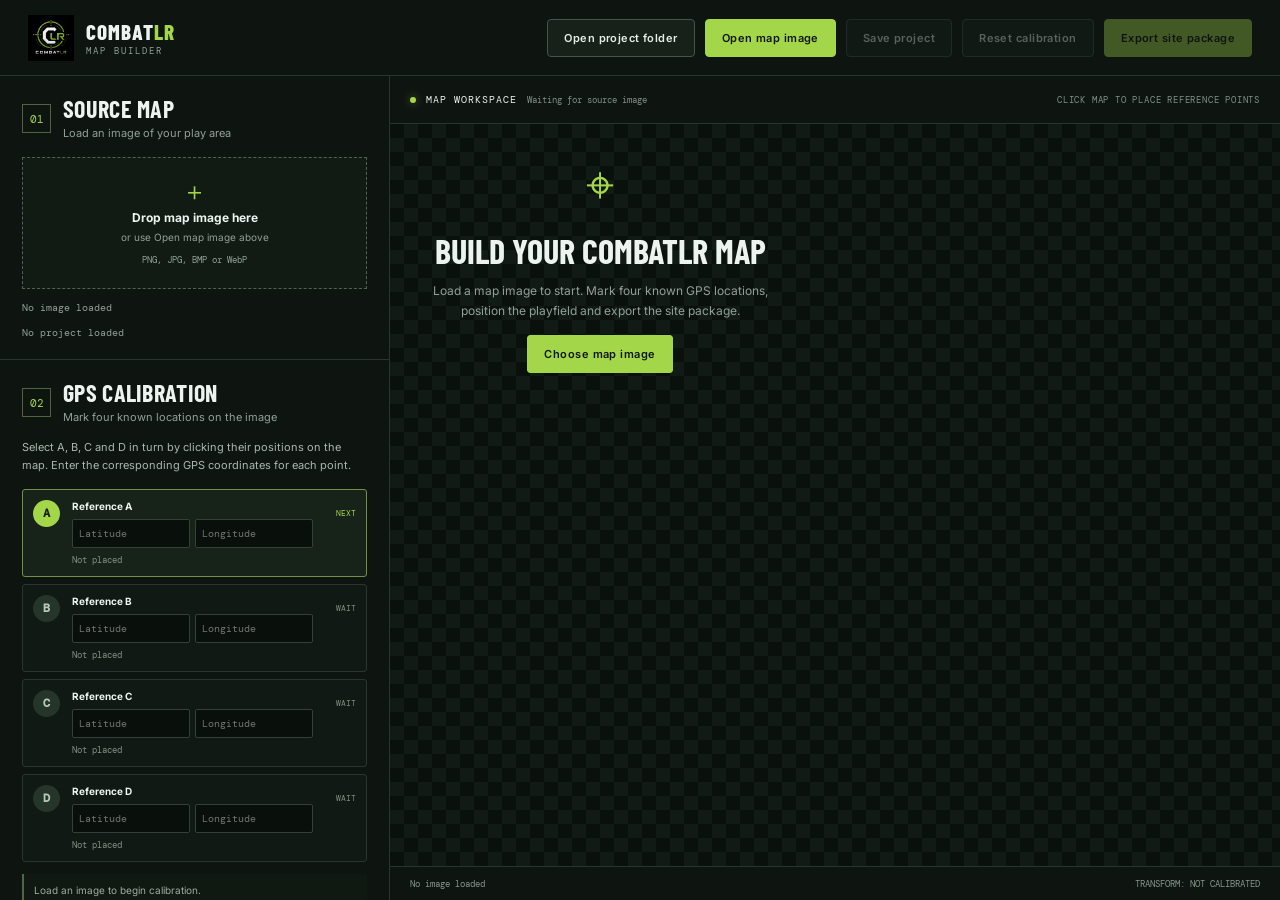
<file: map-builder/index.html>
<!doctype html>
<html lang="en">
<head>
  <meta charset="utf-8">
  <meta name="viewport" content="width=device-width,initial-scale=1">
  <meta name="theme-color" content="#0b100e">
  <title>CombatLR Map Builder</title>
  <link rel="preconnect" href="https://fonts.googleapis.com">
  <link rel="preconnect" href="https://fonts.gstatic.com" crossorigin>
  <link href="https://fonts.googleapis.com/css2?family=Barlow+Condensed:wght@500;600;700;800&family=DM+Mono:wght@400;500&family=Inter:wght@400;500;600;700&display=swap" rel="stylesheet">
  <link rel="stylesheet" href="map-builder.css">
</head>
<body>
  <header class="topbar">
    <a class="brand" href="../index.html"><img class="brand-mark" src="../assets/images/combatlr-logo.png" alt=""><span>COMBAT<span class="accent">LR</span><small>MAP BUILDER</small></span></a>
    <div class="top-actions">
      <label class="button" for="project-folder">Open project folder</label>
      <input id="project-folder" type="file" webkitdirectory directory multiple hidden>
      <label class="button primary" for="image-file">Open map image</label>
      <input id="image-file" type="file" accept="image/png,image/jpeg,image/bmp,image/webp" hidden>
      <button id="save-project" class="button" disabled>Save project</button>
      <button id="reset-points" class="button" disabled>Reset calibration</button>
      <button id="export" class="button primary" disabled>Export site package</button>
    </div>
  </header>

  <main class="app-shell">
    <aside class="sidebar">
      <section class="panel">
        <div class="panel-heading"><span class="step">01</span><div><h2>Source map</h2><p>Load an image of your play area</p></div></div>
        <div id="drop-zone" class="drop-zone">
          <div class="drop-icon">＋</div><strong>Drop map image here</strong><span>or use Open map image above</span>
          <small>PNG, JPG, BMP or WebP</small>
        </div>
        <div id="image-info" class="info-line">No image loaded</div>
        <div id="project-info" class="info-line">No project loaded</div>
      </section>

      <section class="panel">
        <div class="panel-heading"><span class="step">02</span><div><h2>GPS calibration</h2><p>Mark four known locations on the image</p></div></div>
        <div class="instructions">Select A, B, C and D in turn by clicking their positions on the map. Enter the corresponding GPS coordinates for each point.</div>
        <div id="point-list" class="point-list">
          <div class="point-row active" data-point="0"><span class="point-marker">A</span><div class="point-fields"><strong>Reference A</strong><div><input id="lat-0" inputmode="decimal" placeholder="Latitude"><input id="lon-0" inputmode="decimal" placeholder="Longitude"></div><small id="xy-0">Not placed</small></div><span class="point-state">NEXT</span></div>
          <div class="point-row" data-point="1"><span class="point-marker">B</span><div class="point-fields"><strong>Reference B</strong><div><input id="lat-1" inputmode="decimal" placeholder="Latitude"><input id="lon-1" inputmode="decimal" placeholder="Longitude"></div><small id="xy-1">Not placed</small></div><span class="point-state">WAIT</span></div>
          <div class="point-row" data-point="2"><span class="point-marker">C</span><div class="point-fields"><strong>Reference C</strong><div><input id="lat-2" inputmode="decimal" placeholder="Latitude"><input id="lon-2" inputmode="decimal" placeholder="Longitude"></div><small id="xy-2">Not placed</small></div><span class="point-state">WAIT</span></div>
          <div class="point-row" data-point="3"><span class="point-marker">D</span><div class="point-fields"><strong>Reference D</strong><div><input id="lat-3" inputmode="decimal" placeholder="Latitude"><input id="lon-3" inputmode="decimal" placeholder="Longitude"></div><small id="xy-3">Not placed</small></div><span class="point-state">WAIT</span></div>
        </div>
        <div id="calibration-status" class="status-note">Load an image to begin calibration.</div>
      </section>

      <section class="panel">
        <div class="panel-heading"><span class="step">03</span><div><h2>Playfield area</h2><p>Choose the area to export</p></div></div>
        <p class="instructions">Move the green rectangle to position the playfield. Drag its lower-right handle to resize. The selection is locked to the required 4:3 aspect ratio.</p>
        <div class="metric-grid">
          <div class="metric"><span>MAP SCALE</span><strong id="scale-value">—</strong></div>
          <div class="metric"><span>PLAYFIELD SIZE</span><strong id="area-value">—</strong></div>
        </div>
        <div class="zoom-controls"><span>Canvas zoom</span><button id="zoom-out" aria-label="Zoom out">−</button><strong id="zoom-value">100%</strong><button id="zoom-in" aria-label="Zoom in">＋</button><button id="fit-map">Fit</button></div>
      </section>

      <section class="panel output-panel">
        <div class="panel-heading"><span class="step">04</span><div><h2>Export</h2><p>Firmware-compatible site package</p></div></div>
        <div class="output-file"><span class="file-icon">BMP</span><div><strong>map.bmp</strong><small>1280 × 960 · RGB565</small></div><span class="file-check">✓</span></div>
        <div class="output-file"><span class="file-icon json">JSON</span><div><strong>map.json</strong><small>Version 2 · calibration metadata</small></div><span class="file-check">✓</span></div>
        <button id="export-side" class="button primary full" disabled>Export site package</button>
        <p class="privacy-note">All processing happens locally in your browser. Your map image is never uploaded.</p>
      </section>
    </aside>

    <section class="workspace">
      <div class="workspace-toolbar"><div><span class="live-dot"></span><strong id="workspace-title">MAP WORKSPACE</strong><span id="workspace-subtitle">Waiting for source image</span></div><span class="hint">CLICK MAP TO PLACE REFERENCE POINTS</span></div>
      <div id="viewport" class="viewport">
        <div id="empty-state" class="empty-state"><div class="empty-map">⌖</div><h1>Build your CombatLR map</h1><p>Load a map image to start. Mark four known GPS locations, position the playfield and export the site package.</p><label class="button primary" for="image-file">Choose map image</label></div>
        <div id="map-stage" class="map-stage" hidden>
          <canvas id="map-canvas"></canvas>
          <div id="overlay" class="overlay">
            <div id="crop-box" class="crop-box"><span class="crop-label">COMBATLR PLAYFIELD · 4:3</span><span id="resize-handle" class="resize-handle"></span></div>
          </div>
        </div>
      </div>
      <footer class="workspace-footer"><span id="cursor-status">No image loaded</span><span id="transform-status">TRANSFORM: NOT CALIBRATED</span></footer>
    </section>
  </main>
  <div id="toast" class="toast" role="status" aria-live="polite"></div>
  <script src="map-builder.js"></script>
</body>
</html>
</file>
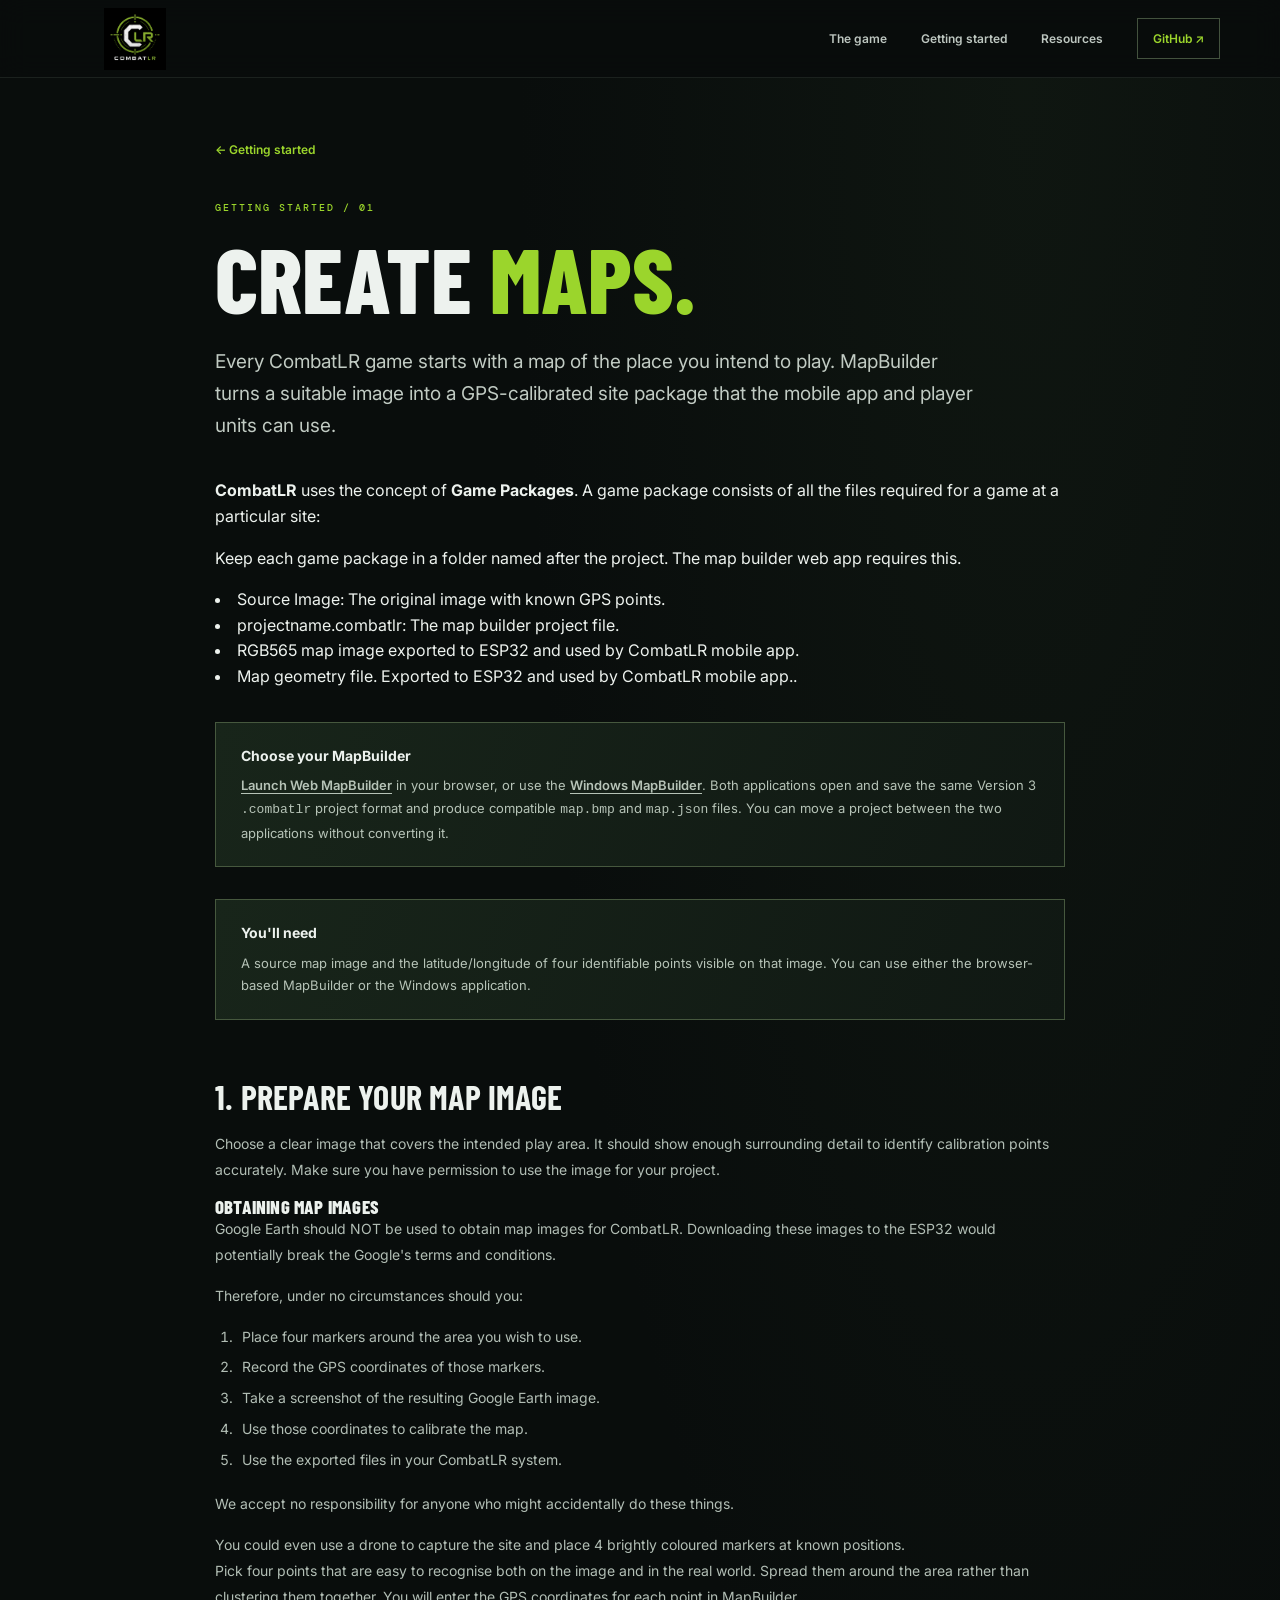
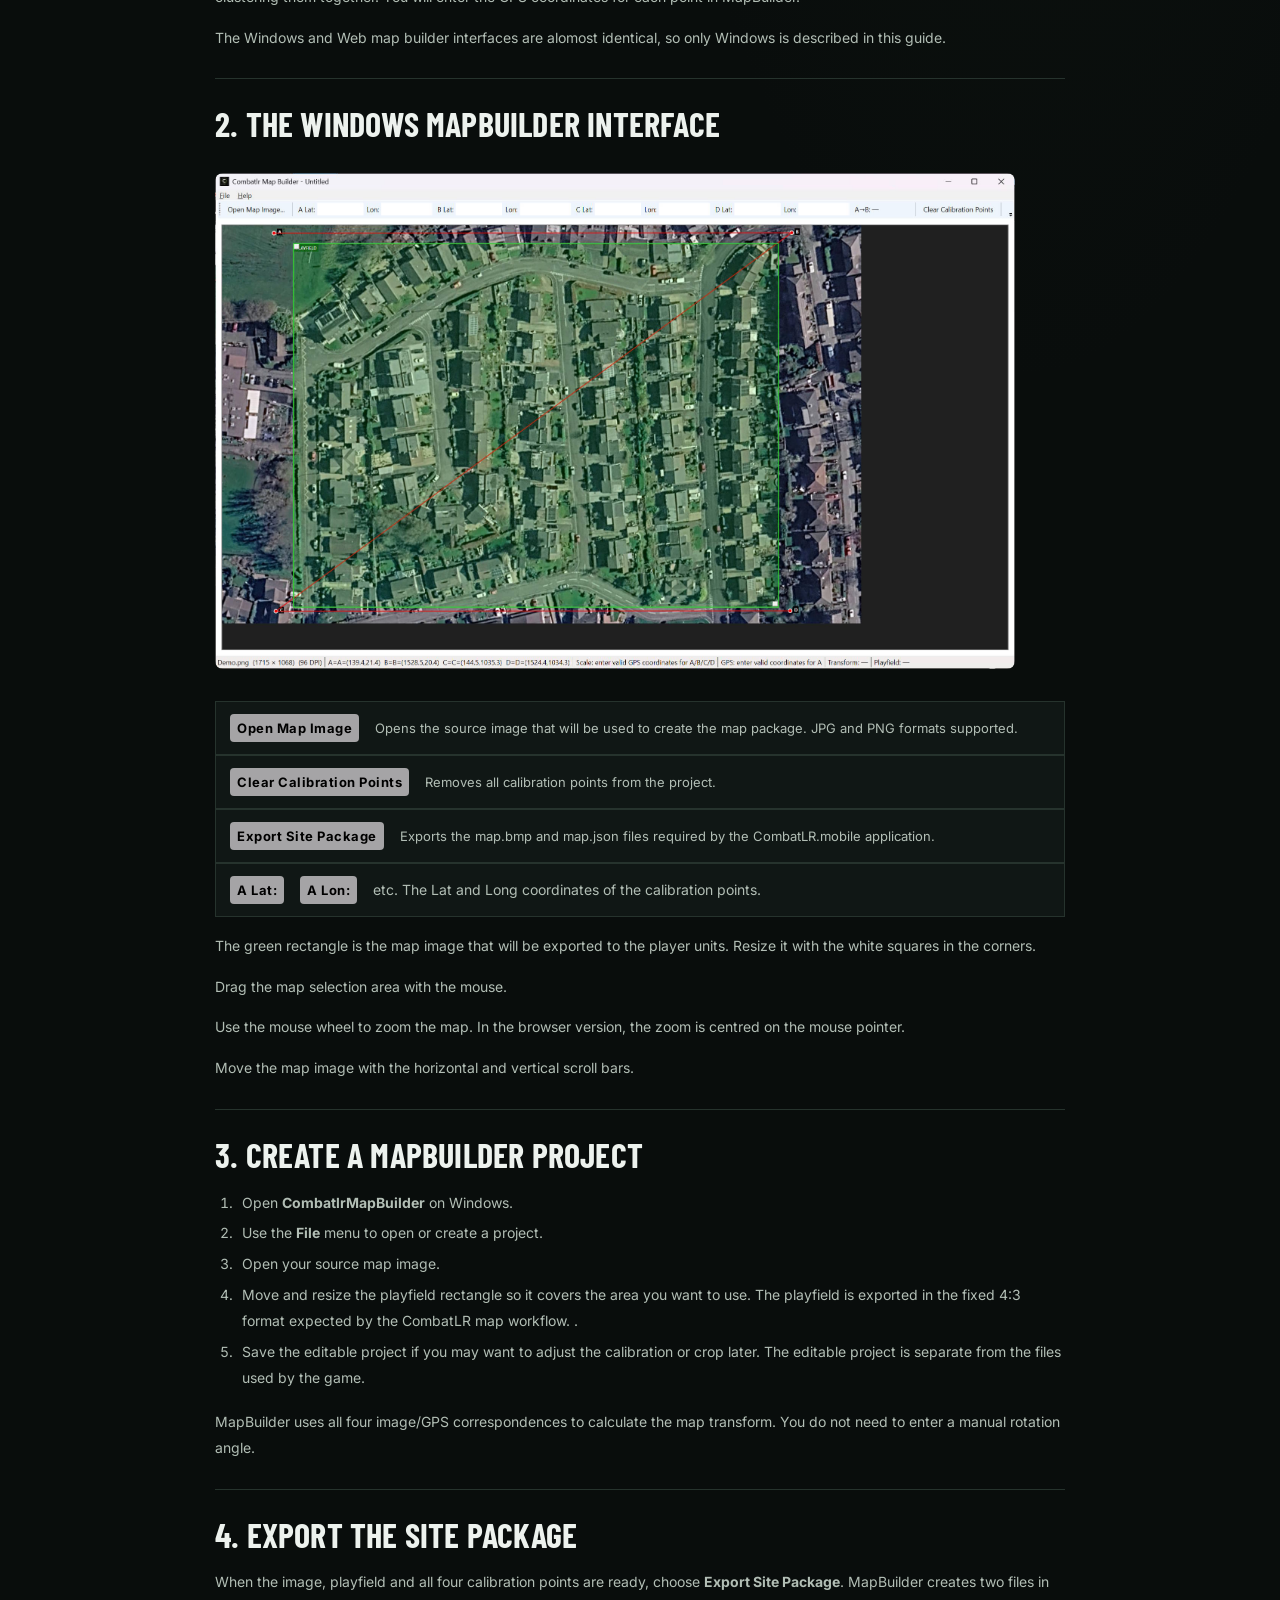
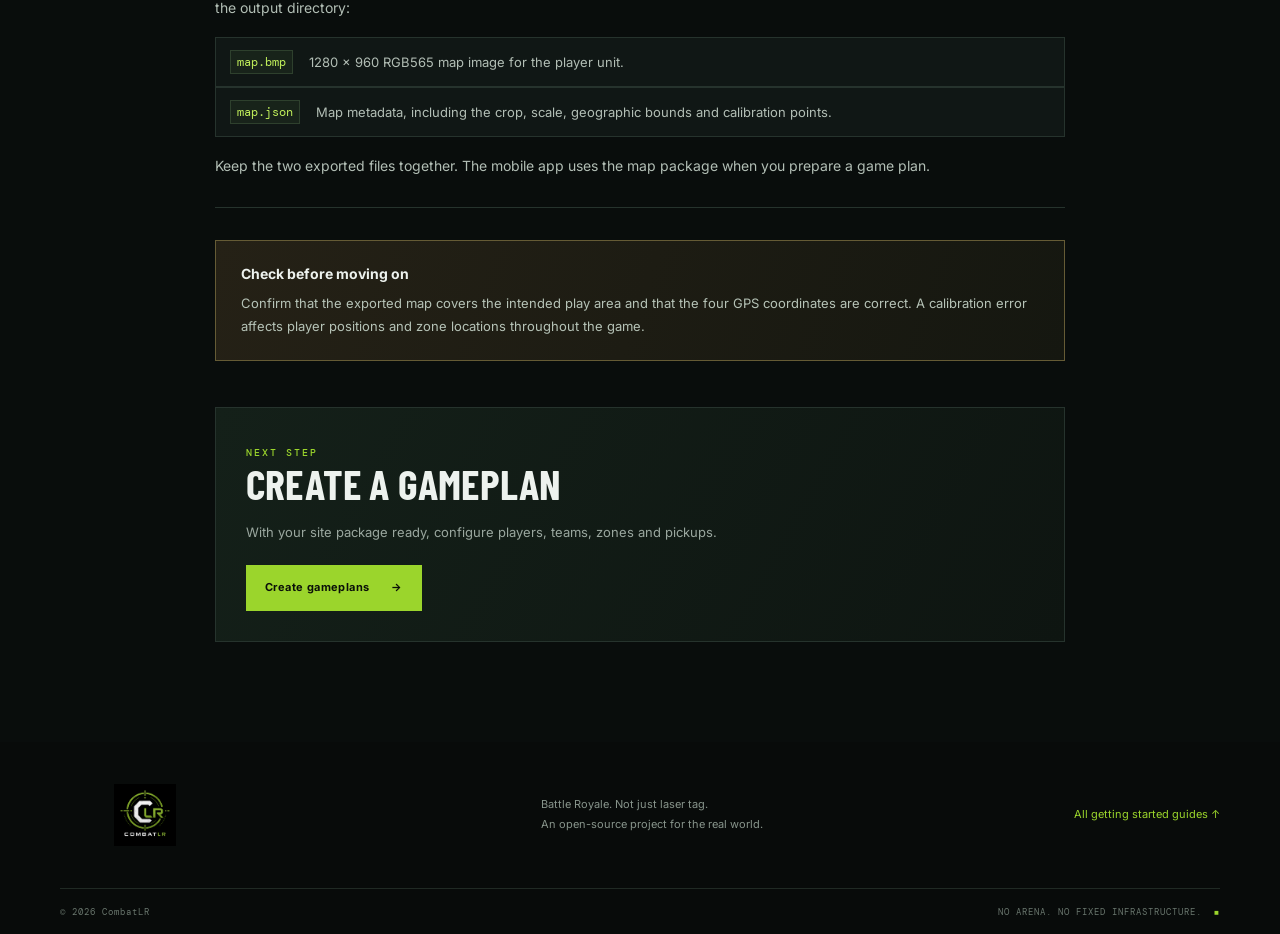
<file: guides/create-maps.html>
<!doctype html>
<html lang="en">
<head>
<meta charset="utf-8"><meta name="viewport" content="width=device-width, initial-scale=1"><meta name="theme-color" content="#090d0c">
<meta name="description" content="Prepare and calibrate a CombatLR battlefield map with the Windows MapBuilder tool.">
<title>Create maps — CombatLR Getting Started</title><link rel="icon" href="../assets/images/favicon.svg" type="image/svg+xml"><link rel="stylesheet" href="../css/style.css"><script src="../js/main.js" defer></script>
</head>
<body class="guide-page">
<header class="site-header"><div class="container nav-wrap"><a class="brand" href="../index.html"><img class="brand-logo" src="../assets/images/combatlr-logo.png" alt="CombatLR"></a><button class="menu-toggle" type="button" aria-expanded="false" aria-controls="site-nav" aria-label="Open navigation"><span></span><span></span><span></span></button><nav id="site-nav" class="site-nav" aria-label="Main navigation"><a href="../index.html#game">The game</a><a href="../index.html#getting-started">Getting started</a><a href="../index.html#resources">Resources</a><a class="nav-cta" href="https://github.com/tonygoacher/CombatLR" target="_blank" rel="noopener">GitHub ↗</a></nav></div></header>
<main id="main" class="guide-main"><div class="container guide-container">

<a class="guide-back" href="../index.html#getting-started">← Getting started</a>
<p class="eyebrow">GETTING STARTED / 01</p><h1>Create <span>maps.</span></h1>

<p class="guide-intro">Every CombatLR game starts with a map of the place you intend to play. 
    MapBuilder turns a suitable image into a GPS-calibrated site package that the mobile app and player units can use.</p>
    <p><strong>CombatLR</strong> uses the concept of <strong>Game Packages</strong>. A game package consists of all the files required for a game at a particular site:</p>
    <p>Keep each game package in a folder named after the project. The map builder web app requires this.</p>
    <li>
        <span>Source Image:</span>
        <span>The original image with known GPS points.</span>
    </li>
    <li>
        <span>projectname.combatlr:</span>
        <span>The map builder project file.</span>
    </li>
    <li>
        <span map.bmp:</span>
        <span>RGB565 map image exported to ESP32 and used by CombatLR mobile app.</span>
    </li>
    <li>
        <span map.json:</span>
        <span>Map geometry file. Exported to ESP32 and used by CombatLR mobile app..</span>
    </li>
</ul>

<div class="guide-callout"><strong>Choose your MapBuilder</strong><p><a class="guide-link" href="../map-builder/index.html">Launch Web MapBuilder</a> in your browser, or use the <a class="guide-link" href="https://github.com/tonygoacher/CombatLR/tree/main/CombatlrMapBuilder" target="_blank" rel="noopener">Windows MapBuilder</a>. Both applications open and save the same Version 3 <code>.combatlr</code> project format and produce compatible <code>map.bmp</code> and <code>map.json</code> files. You can move a project between the two applications without converting it.</p></div>

<div class="guide-callout"><strong>You'll need</strong><p>A source map image and the latitude/longitude of four identifiable points visible on that image. You can use either the browser-based MapBuilder or the Windows application.</p></div>

<section class="guide-section"><h2>1. Prepare your map image</h2>
    <p>Choose a clear image that covers the intended play area. It should show enough surrounding detail to identify calibration points accurately.
         Make sure you have permission to use the image for your project.</p>
      <section>
        <h3>Obtaining Map Images</h4>

            <p>
                Google Earth should NOT be used to obtain map images for CombatLR.
                Downloading these images to the ESP32 would potentially
                break the Google's terms and conditions.
            </p>

            <p>Therefore, under no circumstances should you:</p>

            <ol>
                <li>Place four markers around the area you wish to use.</li>
                <li>Record the GPS coordinates of those markers.</li>
                <li>Take a screenshot of the resulting Google Earth image.</li>
                <li>Use those coordinates to calibrate the map.</li>
                <li>Use the exported files in your CombatLR system.</li>
            </ol>

            <p>
                We accept no responsibility for anyone who might accidentally
                do these things.
            </p>

            <p>You could even use a drone to capture the site and place 4 brightly coloured markers at known positions.</p>
            
    </section>
         
         <p>Pick four points that are easy to recognise both on the image and in the real world.
             Spread them around the area rather than clustering them together. You will enter the GPS coordinates for each point in MapBuilder.</p>
             <p>The Windows and Web map builder interfaces are alomost identical, so only Windows is described in this guide.</p>
</section>
<section class="guide-section">
    <h2>2. The Windows MapBuilder interface</h2>
    <figure class="guide-image">
        <img src="../assets/images/mapbuilder/mapbuilder.jpg"
            alt="The MapBuilder interface">
    </figure> 

    <ul class="guide-file-list">

    <li>
        <span class="win-ui-button">Open Map Image</span>
        <span>Opens the source image that will be used to create the map package. JPG and PNG formats supported.</span>
    </li>
    <li>
        <span class="win-ui-button">Clear Calibration Points</span>
        <span>Removes all calibration points from the project.</span>
    </li>
    <li>
        <span class="win-ui-button">Export Site Package</span>
        <span>Exports the map.bmp and map.json files required by the CombatLR.mobile application.</span>
    </li>
    <li>
        <span class="win-ui-button">A Lat:</span> <span class="win-ui-button">A Lon:</span>etc. The Lat and Long coordinates of the calibration points.
    </li>
</ul>

    <p>The green rectangle is the map image that will be exported to the player units. Resize it with the white squares in the corners.</p>
    <p>Drag the map selection area with the mouse.</p>
    <p>Use the mouse wheel to zoom the map. In the browser version, the zoom is centred on the mouse pointer.</p>
    <p>Move the map image with the horizontal and vertical scroll bars.</p>


</section>  

<section class="guide-section">
    <h2>3. Create a MapBuilder project</h2>
     <ol>
        <li>Open <strong>CombatlrMapBuilder</strong> on Windows.
        </li>
        <li>Use the <strong>File</strong> menu to open or create a project.</li>
        <li>Open your source map image.</li>
        <li> <p>Move and resize the playfield rectangle so it covers the area you want to use. The playfield is exported in the fixed 4:3 format 
        expected by the CombatLR map workflow. .</p>
        <li>Save the editable project if you may want to adjust the calibration or crop later. 
            The editable project is separate from the files used by the game.
        </li>            
    </ol>
    <p>MapBuilder uses all four image/GPS correspondences to calculate the map transform. You do not need to enter a manual rotation angle.</p>
</section>


<section class="guide-section">
    <h2>4. Export the site package</h2>
    <p>When the image, playfield and all four calibration points are ready, choose <strong>Export Site Package</strong>. MapBuilder 
        creates two files in the output directory:</p><ul class="guide-file-list"><li><code>map.bmp</code><span>1280 × 960 RGB565 map image for the player unit.</span>
    </li><li><code>map.json</code><span>Map metadata, including the crop, scale, geographic bounds and calibration points.</span></li></ul><p>Keep the two exported files together. The mobile app uses the map package when you prepare a game plan.</p></section>
<div class="guide-callout guide-warning"><strong>Check before moving on</strong><p>Confirm that the exported map covers the intended play area and that the four GPS coordinates are correct. A calibration error affects player positions and zone locations throughout the game.</p></div>
<div class="guide-next"><span class="eyebrow">NEXT STEP</span><h2>Create a gameplan</h2><p>With your site package ready, configure players, teams, zones and pickups.</p><a class="button button-primary" href="create-gameplans.html">Create gameplans <span>→</span></a></div>
</div></main>
<footer class="site-footer"><div class="container footer-main"><a class="brand" href="../index.html"><img class="brand-logo" src="../assets/images/combatlr-logo.png" alt="CombatLR"></a><p>Battle Royale. Not just laser tag.<br>An open-source project for the real world.</p><a class="footer-link" href="../index.html#getting-started">All getting started guides ↑</a></div><div class="container footer-bottom"><span>© <span id="year"></span> CombatLR</span><span>NO ARENA. NO FIXED INFRASTRUCTURE. <b>■</b></span></div></footer>
</body></html>
</file>
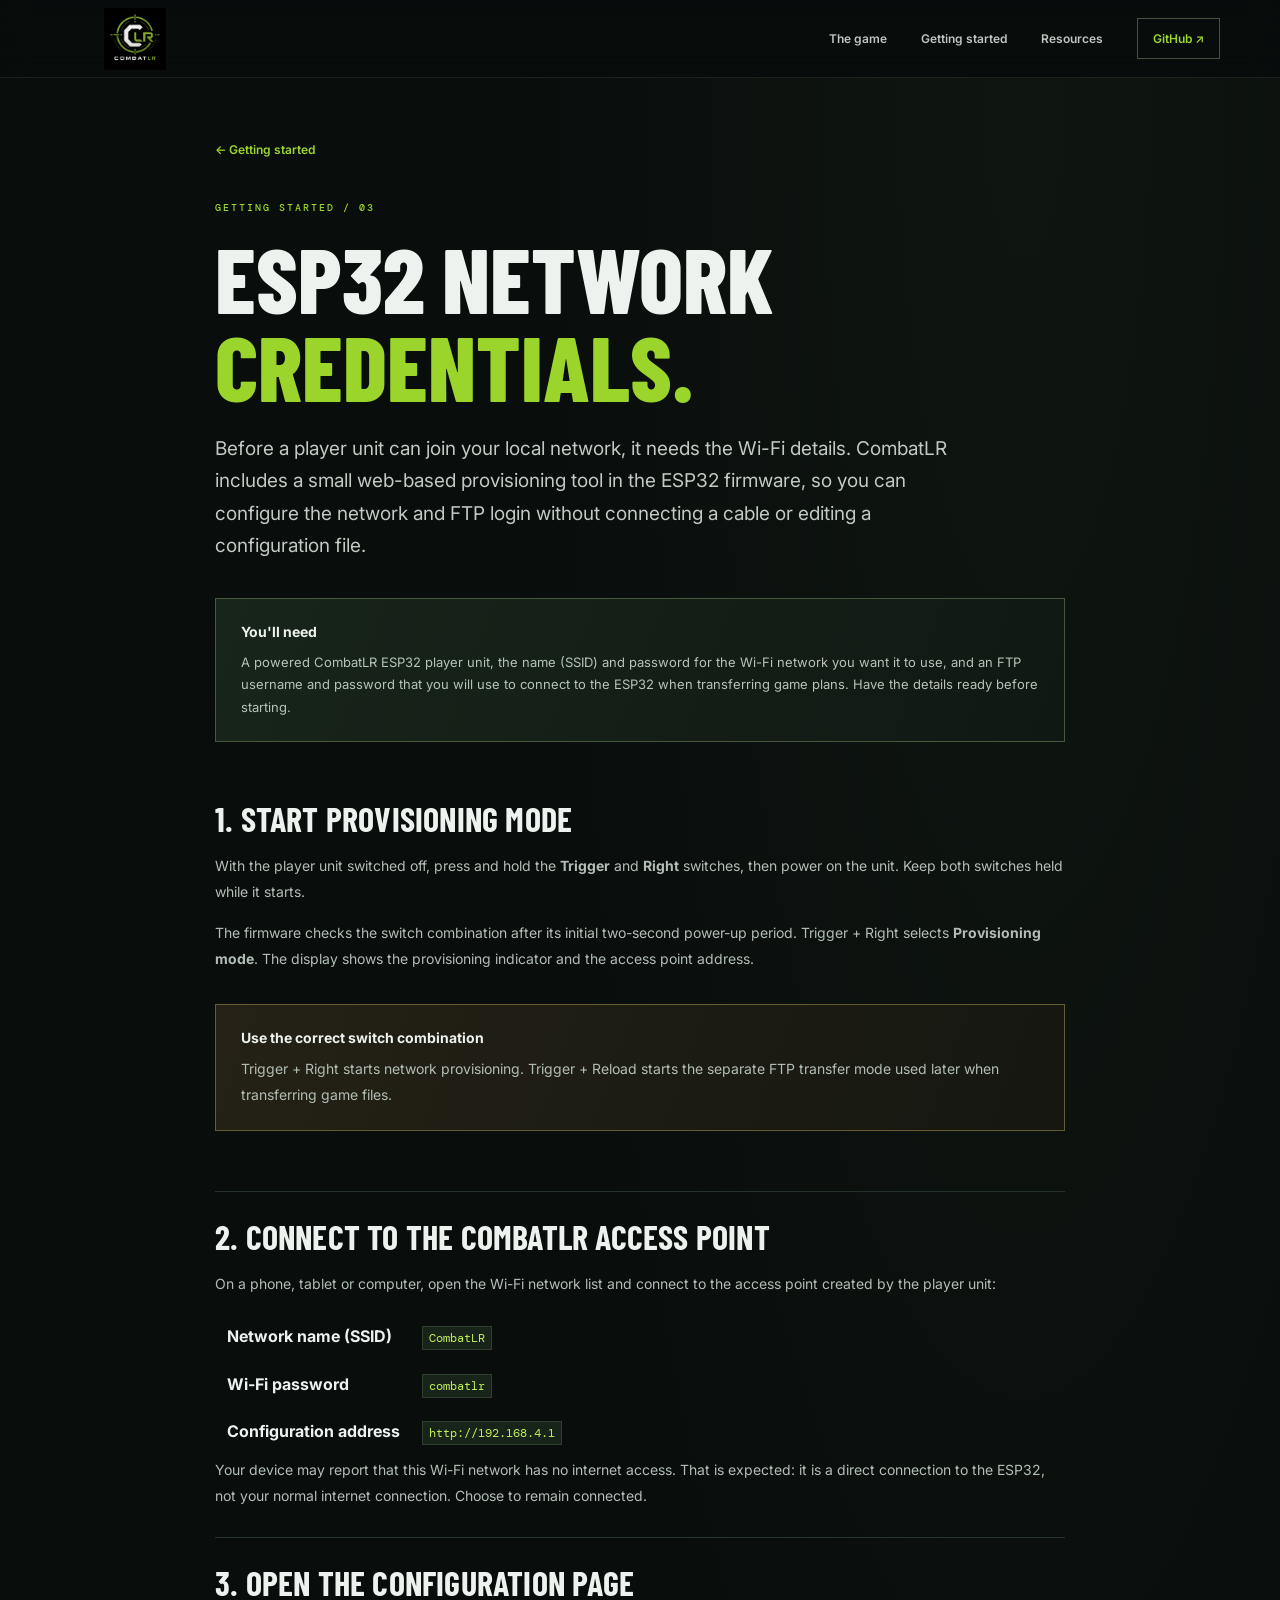
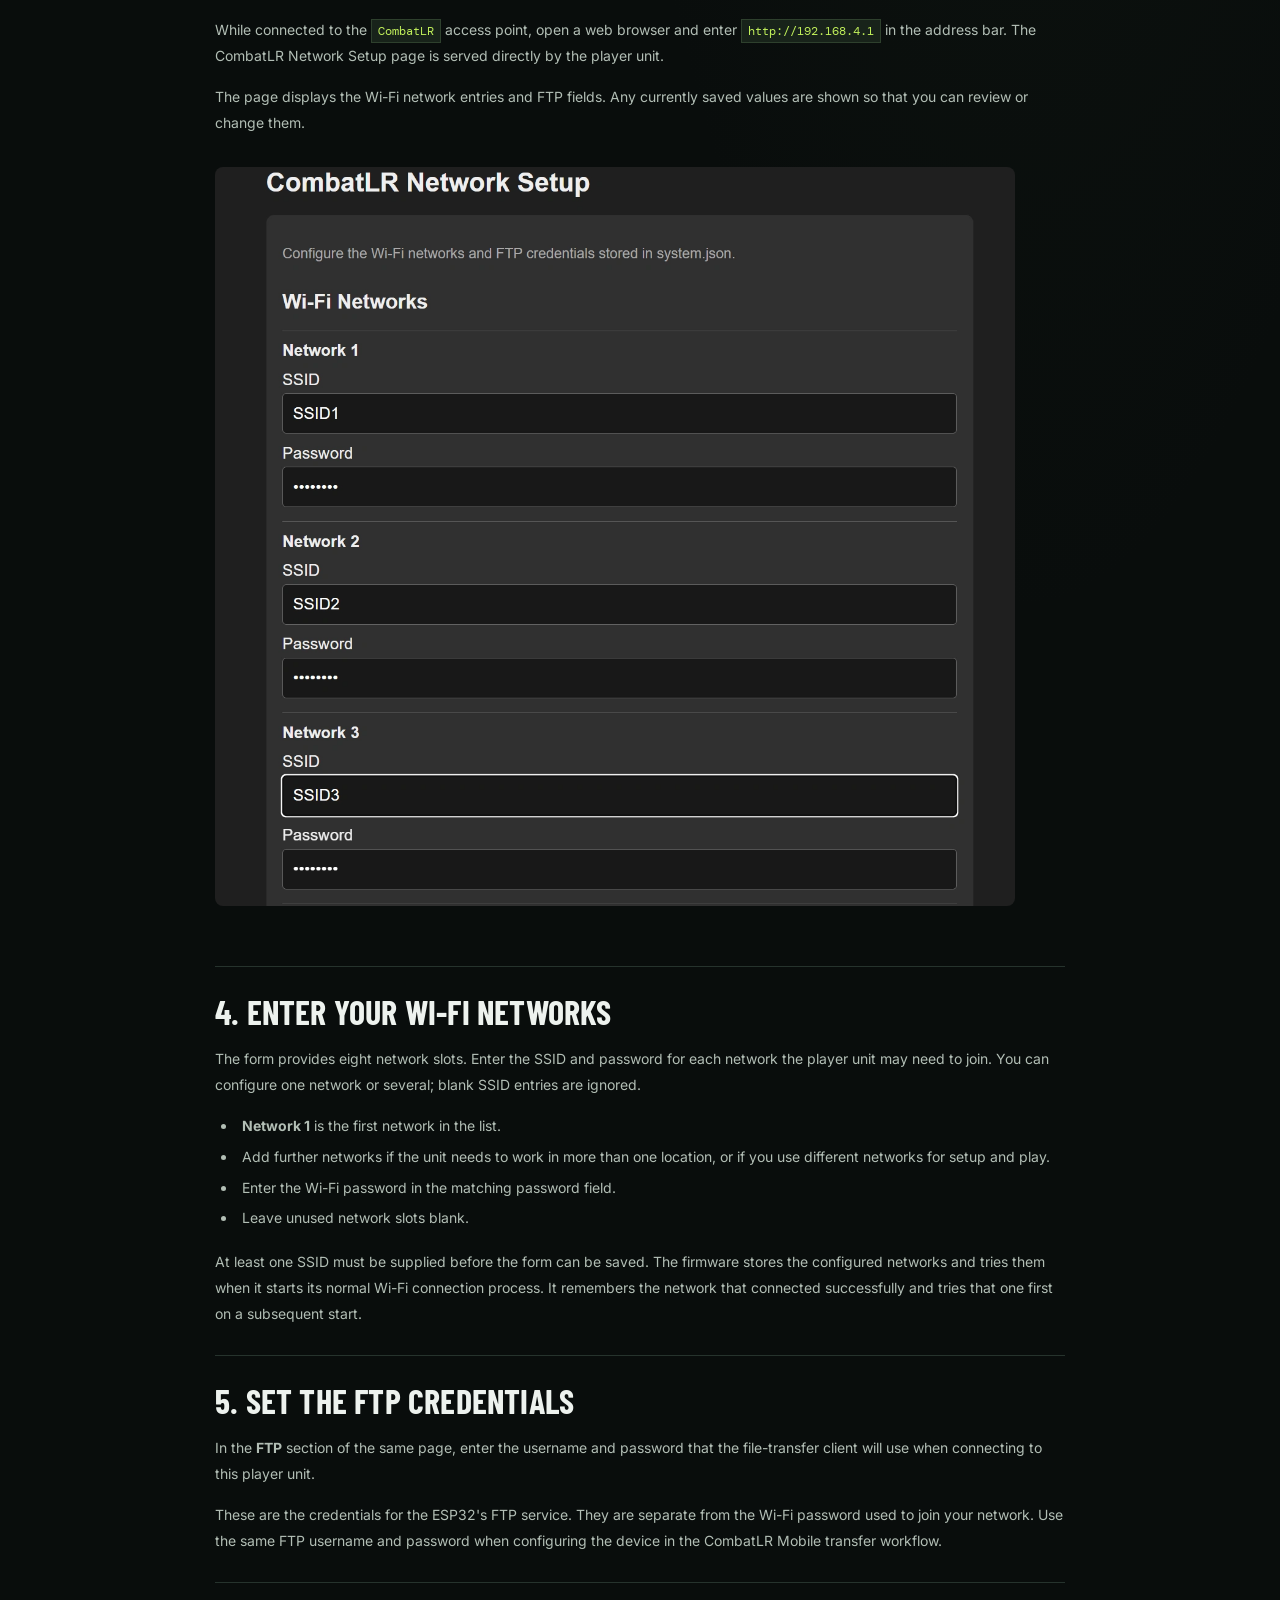
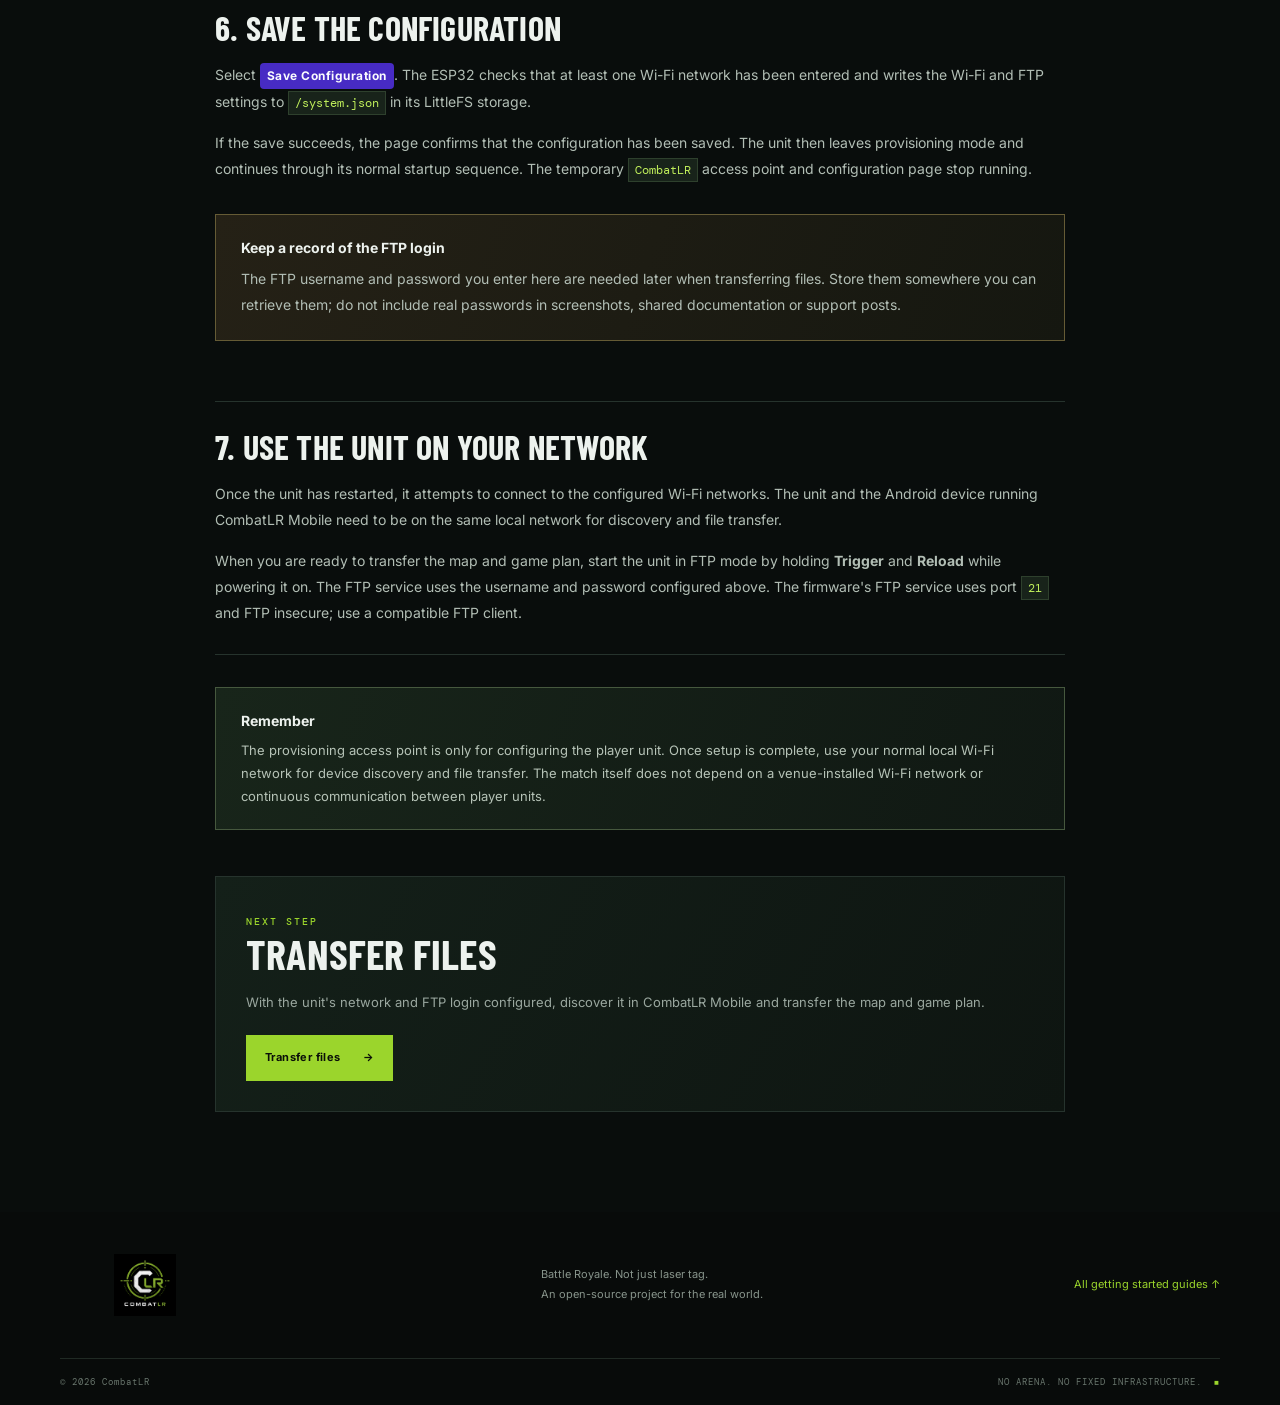
<file: guides/esp32-network-credentials.html>
<!doctype html>
<html lang="en">
<head>
<meta charset="utf-8"><meta name="viewport" content="width=device-width, initial-scale=1"><meta name="theme-color" content="#090d0c">
<meta name="description" content="Configure Wi-Fi and FTP credentials on a CombatLR ESP32 player unit using its built-in provisioning access point.">
<title>ESP32 Network Credentials — CombatLR Getting Started</title><link rel="icon" href="../assets/images/favicon.svg" type="image/svg+xml"><link rel="stylesheet" href="../css/style.css"><script src="../js/main.js" defer></script>
</head>
<body class="guide-page">
<header class="site-header"><div class="container nav-wrap"><a class="brand" href="../index.html"><img class="brand-logo" src="../assets/images/combatlr-logo.png" alt="CombatLR"></a><button class="menu-toggle" type="button" aria-expanded="false" aria-controls="site-nav" aria-label="Open navigation"><span></span><span></span><span></span></button><nav id="site-nav" class="site-nav" aria-label="Main navigation"><a href="../index.html#game">The game</a><a href="../index.html#getting-started">Getting started</a><a href="../index.html#resources">Resources</a><a class="nav-cta" href="https://github.com/tonygoacher/CombatLR" target="_blank" rel="noopener">GitHub ↗</a></nav></div></header>
<main id="main" class="guide-main"><div class="container guide-container">
<a class="guide-back" href="../index.html#getting-started">← Getting started</a><p class="eyebrow">GETTING STARTED / 03</p>
<h1>ESP32 Network <span>credentials.</span></h1>
<p class="guide-intro">Before a player unit can join your local network, it needs the Wi-Fi details. CombatLR includes a small web-based provisioning tool in the ESP32 firmware, so you can configure the network and FTP login without connecting a cable or editing a configuration file.</p>

<div class="guide-callout"><strong>You'll need</strong><p>A powered CombatLR ESP32 player unit, the name (SSID) and password for the Wi-Fi network you want it to use, and an FTP username and password that you will use to connect to the ESP32 when transferring game plans. Have the details ready before starting.</p></div>

<section class="guide-section"><h2>1. Start provisioning mode</h2>
<p>With the player unit switched off, press and hold the <strong>Trigger</strong> and <strong>Right</strong> switches, then power on the unit. Keep both switches held while it starts.</p>
<p>The firmware checks the switch combination after its initial two-second power-up period. Trigger + Right selects <strong>Provisioning mode</strong>. The display shows the provisioning indicator and the access point address.</p>
<div class="guide-callout guide-warning"><strong>Use the correct switch combination</strong><p>Trigger + Right starts network provisioning. Trigger + Reload starts the separate FTP transfer mode used later when transferring game files.</p></div>
</section>

<section class="guide-section"><h2>2. Connect to the CombatLR access point</h2>
<p>On a phone, tablet or computer, open the Wi-Fi network list and connect to the access point created by the player unit:</p>
<table class="guide-table"><tbody>
<tr><th>Network name (SSID)</th><td><code>CombatLR</code></td></tr>
<tr><th>Wi-Fi password</th><td><code>combatlr</code></td></tr>
<tr><th>Configuration address</th><td><code>http://192.168.4.1</code></td></tr>
</tbody></table>
<p>Your device may report that this Wi-Fi network has no internet access. That is expected: it is a direct connection to the ESP32, not your normal internet connection. Choose to remain connected.</p>
</section>

<section class="guide-section"><h2>3. Open the configuration page</h2>
<p>While connected to the <code>CombatLR</code> access point, open a web browser and enter <code>http://192.168.4.1</code> in the address bar. 
    The CombatLR Network Setup page is served directly by the player unit.</p>
<p>The page displays the Wi-Fi network entries and FTP fields. Any currently saved values are shown so that you can review or change them.</p>
    <figure class="guide-image">
    <img src="../assets/images/provision/netprov.webp"
        alt="The player discovery screen.">
    </figure>
</section>

<section class="guide-section"><h2>4. Enter your Wi-Fi networks</h2>
<p>The form provides eight network slots. Enter the SSID and password for each network the player unit may need to join. You can configure one network or several; blank SSID entries are ignored.</p>
<ul>
<li><strong>Network 1</strong> is the first network in the list.</li>
<li>Add further networks if the unit needs to work in more than one location, or if you use different networks for setup and play.</li>
<li>Enter the Wi-Fi password in the matching password field.</li>
<li>Leave unused network slots blank.</li>
</ul>
<p>At least one SSID must be supplied before the form can be saved. The firmware stores the configured networks and tries them when it starts its normal Wi-Fi connection process. It remembers the network that connected successfully and tries that one first on a subsequent start.</p>
</section>

<section class="guide-section"><h2>5. Set the FTP credentials</h2>
<p>In the <strong>FTP</strong> section of the same page, enter the username and password that the file-transfer client will use when connecting to this player unit.</p>
<p>These are the credentials for the ESP32's FTP service. They are separate from the Wi-Fi password used to join your network. Use the same FTP username and password when configuring the device in the CombatLR Mobile transfer workflow.</p>
</section>

<section class="guide-section"><h2>6. Save the configuration</h2>
<p>Select <span class="ui-button">Save Configuration</span>. The ESP32 checks that at least one Wi-Fi network has been entered and writes the Wi-Fi and FTP settings to <code>/system.json</code> in its LittleFS storage.</p>
<p>If the save succeeds, the page confirms that the configuration has been saved. The unit then leaves provisioning mode and continues through its normal startup sequence. The temporary <code>CombatLR</code> access point and configuration page stop running.</p>
<div class="guide-callout guide-warning"><strong>Keep a record of the FTP login</strong><p>The FTP username and password you enter here are needed later when transferring files. Store them somewhere you can retrieve them; do not include real passwords in screenshots, shared documentation or support posts.</p></div>
</section>

<section class="guide-section"><h2>7. Use the unit on your network</h2>
<p>Once the unit has restarted, it attempts to connect to the configured Wi-Fi networks. The unit and the Android device running CombatLR Mobile need to be on the same local network for discovery and file transfer.</p>
<p>When you are ready to transfer the map and game plan, start the unit in FTP mode by holding <strong>Trigger</strong> and <strong>Reload</strong> while powering it on. The FTP service uses the username and password configured above. The firmware's FTP service uses port <code>21</code> and FTP insecure; use a compatible FTP client.</p>
</section>

<div class="guide-callout"><strong>Remember</strong><p>The provisioning access point is only for configuring the player unit. Once setup is complete, use your normal local Wi-Fi network for device discovery and file transfer. The match itself does not depend on a venue-installed Wi-Fi network or continuous communication between player units.</p></div>
<div class="guide-next"><span class="eyebrow">NEXT STEP</span><h2>Transfer files</h2><p>With the unit's network and FTP login configured, discover it in CombatLR Mobile and transfer the map and game plan.</p><a class="button button-primary" href="transfer-files.html">Transfer files <span>→</span></a></div>
</div></main>
<footer class="site-footer"><div class="container footer-main"><a class="brand" href="../index.html"><img class="brand-logo" src="../assets/images/combatlr-logo.png" alt="CombatLR"></a><p>Battle Royale. Not just laser tag.<br>An open-source project for the real world.</p><a class="footer-link" href="../index.html#getting-started">All getting started guides ↑</a></div><div class="container footer-bottom"><span>© <span id="year"></span> CombatLR</span><span>NO ARENA. NO FIXED INFRASTRUCTURE. <b>■</b></span></div></footer>
</body></html>
</file>
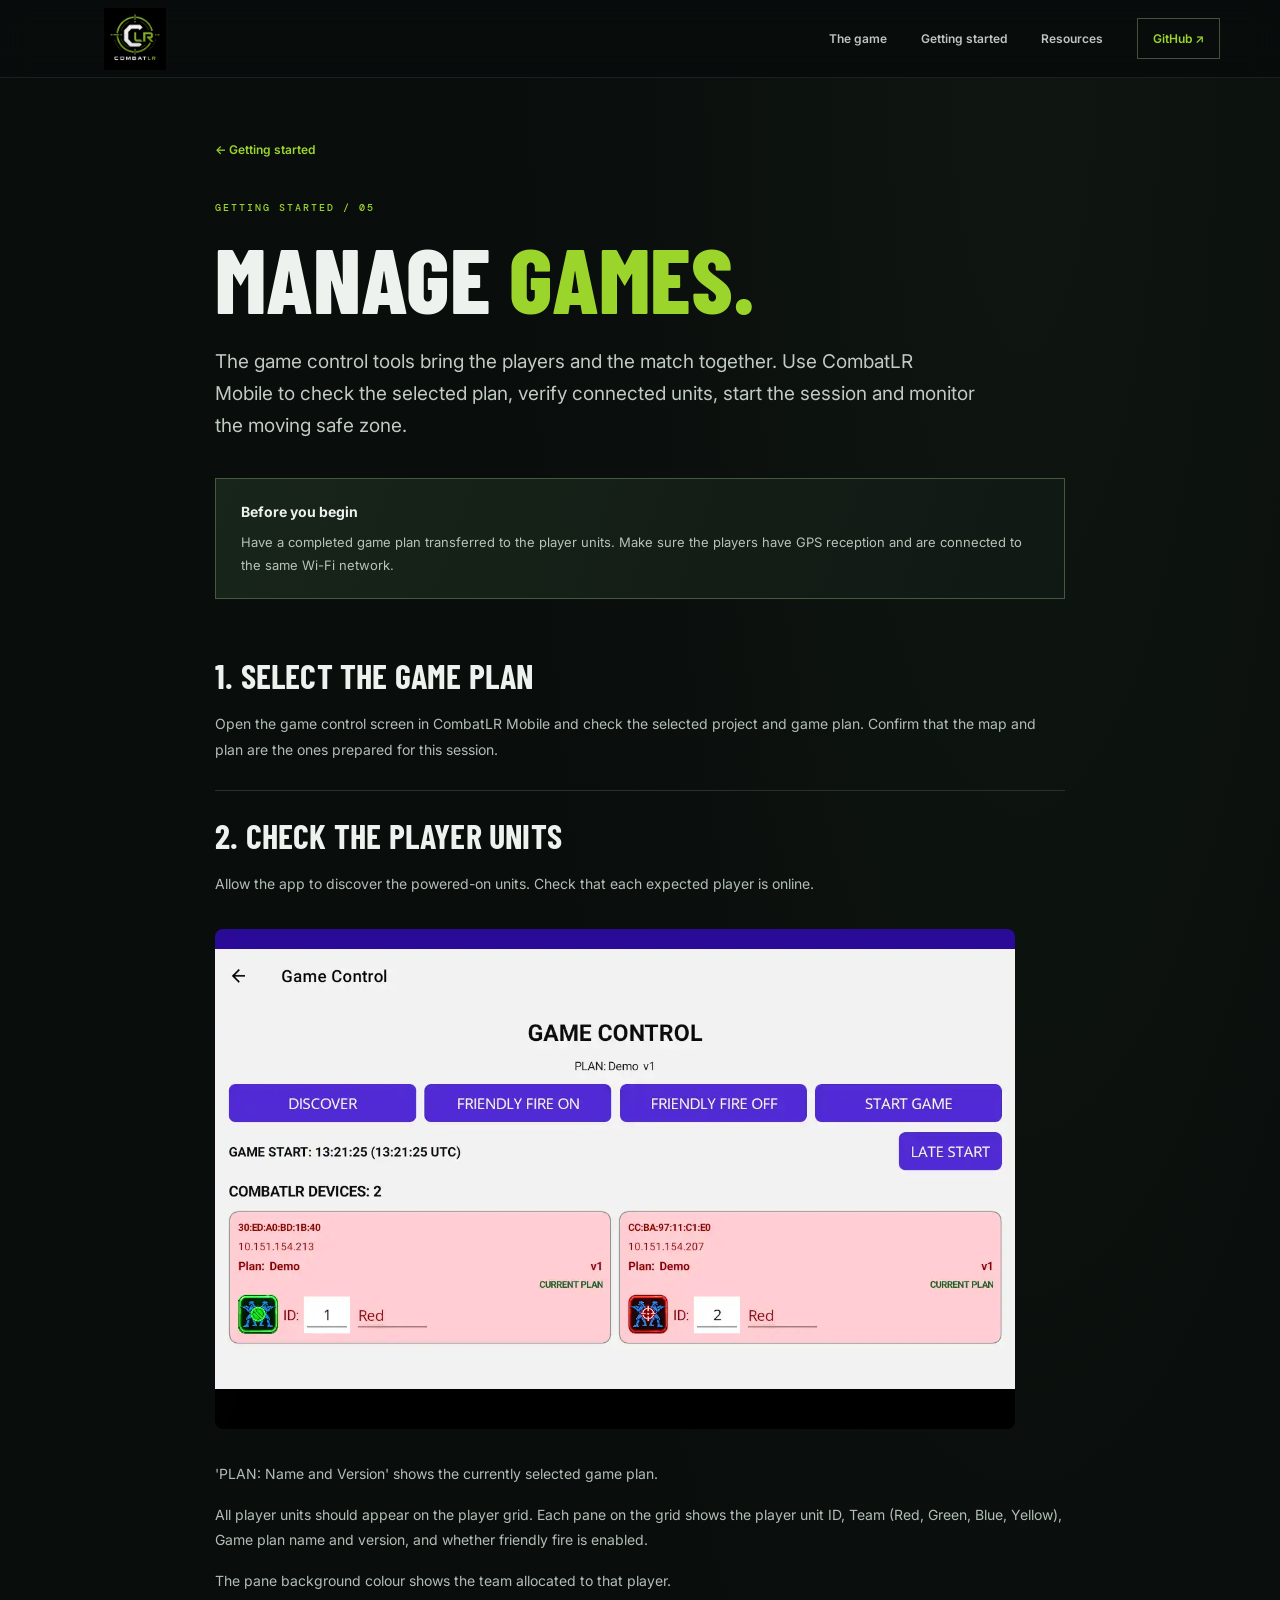
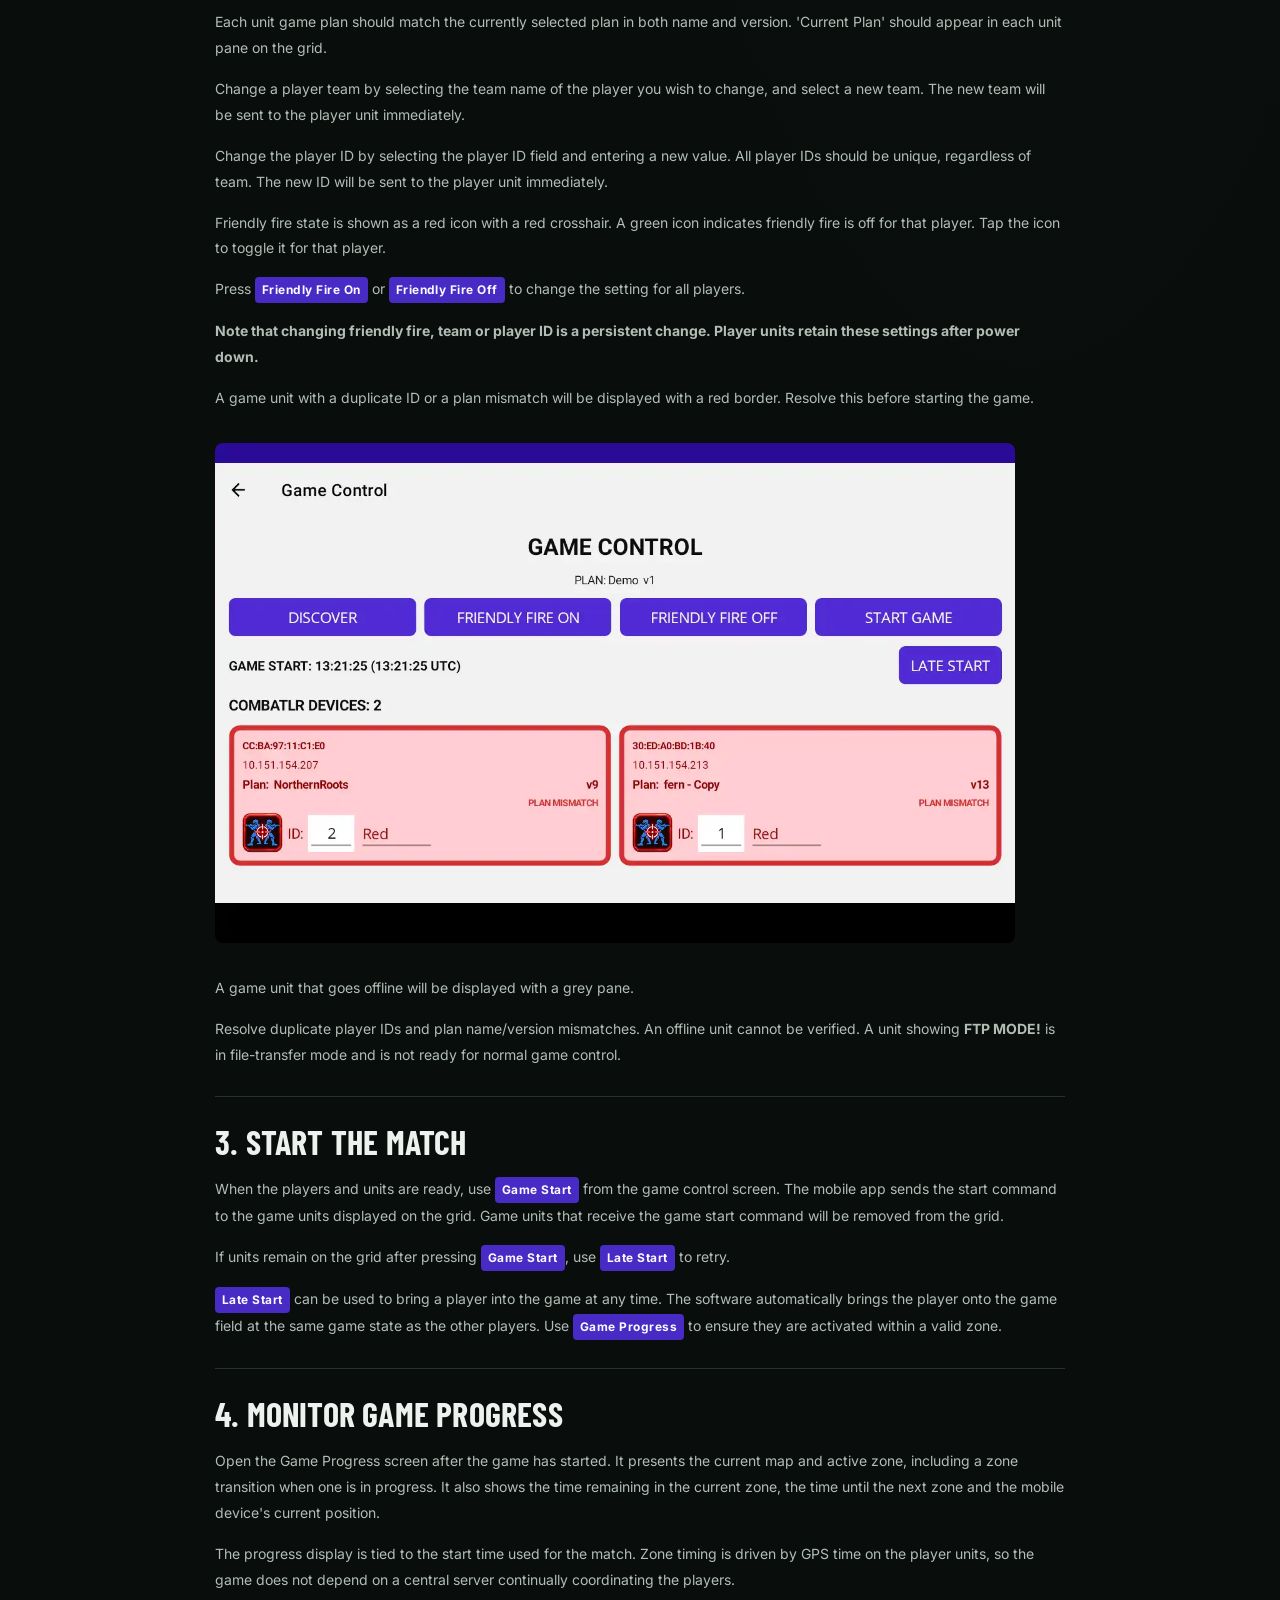
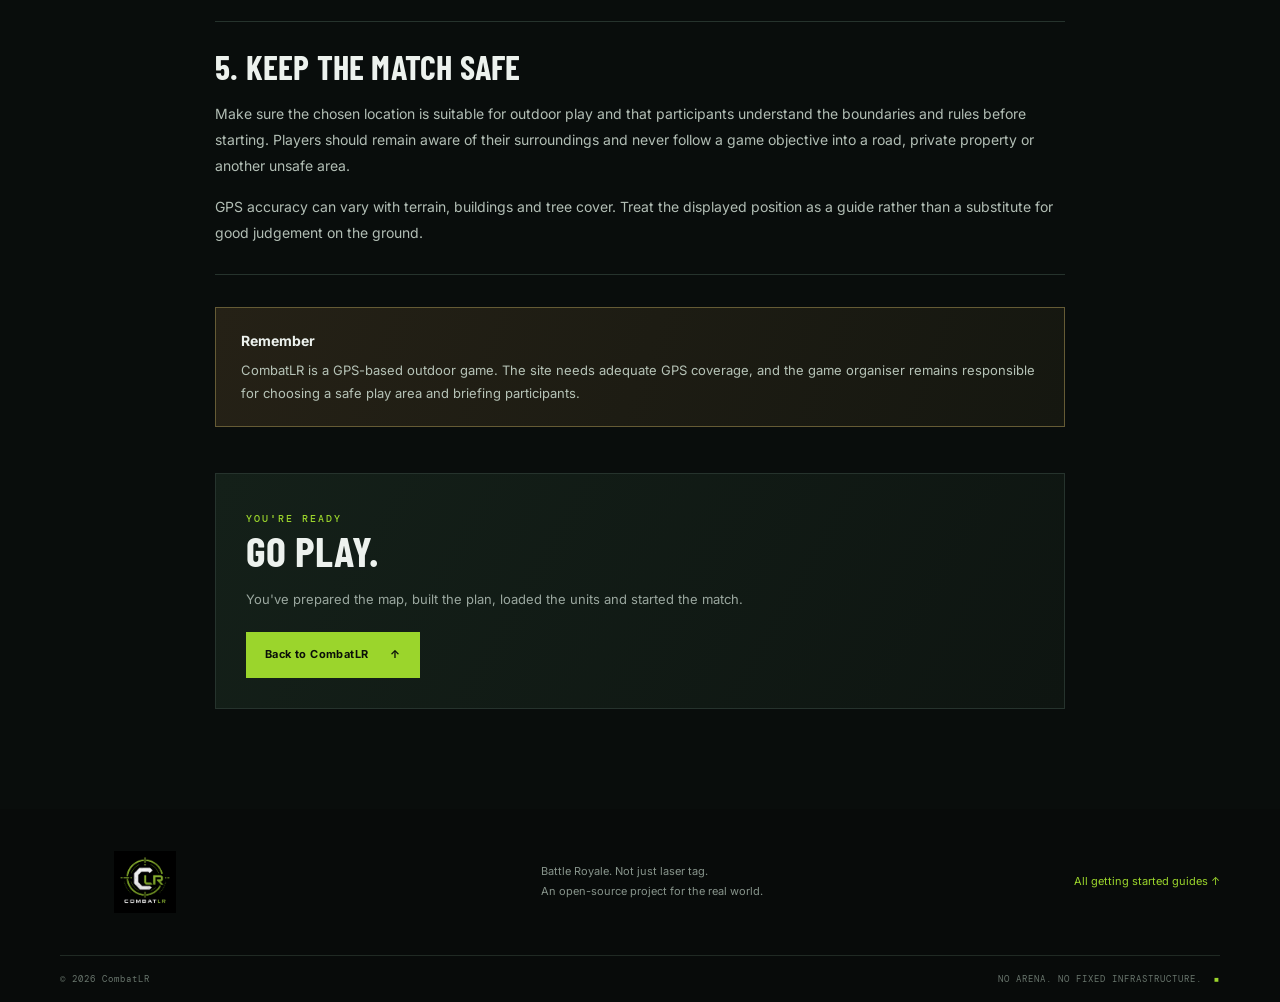
<file: guides/manage-games.html>
<!doctype html>
<html lang="en">
<head>
<meta charset="utf-8"><meta name="viewport" content="width=device-width, initial-scale=1"><meta name="theme-color" content="#090d0c">
<meta name="description" content="Prepare, start and monitor a CombatLR game using the mobile control app.">
<title>Manage games — CombatLR Getting Started</title><link rel="icon" href="../assets/images/favicon.svg" type="image/svg+xml"><link rel="stylesheet" href="../css/style.css"><script src="../js/main.js" defer></script>
</head>
<body class="guide-page">
<header class="site-header"><div class="container nav-wrap"><a class="brand" href="../index.html"><img class="brand-logo" src="../assets/images/combatlr-logo.png" alt="CombatLR"></a><button class="menu-toggle" type="button" aria-expanded="false" aria-controls="site-nav" aria-label="Open navigation"><span></span><span></span><span></span></button><nav id="site-nav" class="site-nav" aria-label="Main navigation"><a href="../index.html#game">The game</a><a href="../index.html#getting-started">Getting started</a><a href="../index.html#resources">Resources</a><a class="nav-cta" href="https://github.com/tonygoacher/CombatLR" target="_blank" rel="noopener">GitHub ↗</a></nav></div></header>
<main id="main" class="guide-main"><div class="container guide-container">

<a class="guide-back" href="../index.html#getting-started">← Getting started</a>
<p class="eyebrow">GETTING STARTED / 05</p><h1>Manage <span>games.</span></h1>
<p class="guide-intro">The game control tools bring the players and the match together. Use CombatLR Mobile to check the selected plan,
     verify connected units, start the session and monitor the moving safe zone.</p>

<div class="guide-callout">
    <strong>Before you begin</strong>
    <p>Have a completed game plan transferred to the player units. Make sure the players have GPS reception and are connected to the same Wi-Fi network.</p>
</div>
<section class="guide-section">
    <h2>1. Select the game plan</h2>
    <p>Open the game control screen in CombatLR Mobile and check the selected project and game plan. Confirm that the map and plan are the ones prepared for this session.</p>
</section>
<section class="guide-section">
    <h2>2. Check the player units</h2>
    <p>Allow the app to discover the powered-on units. Check that each expected player is online.</p>
       
    <figure class="guide-image">
        <img src="../assets/images/game-control/allok.webp"
            alt="The player discovery screen.">
    </figure>

    <p>'PLAN: Name and Version' shows the currently selected game plan.</p>
    <p>All player units should appear on the player grid. Each pane on the grid shows the player unit ID, Team (Red, Green, Blue, Yellow), Game plan name and version, and whether friendly fire is enabled.</p>      
    <p>The pane background colour shows the team allocated to that player.</p>
    <p>Each unit game plan should match the currently selected plan in both name and version. 'Current Plan' should appear in each unit pane on the grid.</p>
    <p>Change a player team by selecting the team name of the player you wish to change, and select a new team. The new team will be sent to the player unit immediately.</p>
    <p>Change the player ID by selecting the player ID field and entering a new value. All player IDs should be unique, regardless of team. The new ID will be sent to the player unit immediately.</p>
    <p>Friendly fire state is shown as a red icon with a red crosshair. A green icon indicates friendly fire is off for that player.  Tap the icon to toggle it for that player.</p>
    <p>Press <span class="ui-button">Friendly Fire On</span> or <span class="ui-button">Friendly Fire Off</span> to change the setting for all players.</p>
    <p><strong>Note that changing friendly fire, team or player ID is a persistent change. Player units retain these settings after power down.</strong></p>

    <p>A game unit with a duplicate ID or a plan mismatch will be displayed with a red border. Resolve this before starting the game.</p>
  

    <figure class="guide-image">
    <img src="../assets/images/game-control/mismatch.webp"
        alt="The player discovery screen.">
    </figure>

    <p>A game unit that goes offline will be displayed with a grey pane.</p>
         
    <p>Resolve duplicate player IDs and plan name/version mismatches. An offline unit cannot be verified. A unit showing <strong>FTP MODE!</strong> 
        is in file-transfer mode and is not ready for normal game control.</p>
</section>
<section class="guide-section">
    <h2>3. Start the match</h2>
    <p>When the players and units are ready, use <span class="ui-button">Game Start</span> from the game control screen. The mobile app sends the start command to 
        the game units displayed on the grid. Game units that receive the game start command will be removed from the grid.</p>

    <p>If units remain on the grid after pressing <span class="ui-button">Game Start</span>, use <span class="ui-button">Late Start</span> to retry.</p>
    <p><span class="ui-button">Late Start</span> can be used to bring a player into the game at any time. The software automatically brings the player onto the game field
    at the same game state as the other players. Use <span class="ui-button">Game Progress</span> to ensure they are activated within a valid zone.</p>
    
</section>

<section class="guide-section">
    <h2>4. Monitor game progress</h2>
    <p>Open the Game Progress screen after the game has started. It presents the current map and active zone,
         including a zone transition when one is in progress. It also shows the time remaining in the current zone, 
         the time until the next zone and the mobile device's current position.</p><p>The progress display is tied to the start time used for the match.
             Zone timing is driven by GPS time on the player units, so the game does not depend on a central server continually coordinating the players.
    </p>

</section>
<section class="guide-section"><h2>5. Keep the match safe</h2><p>Make sure the chosen location is suitable for outdoor play and that participants understand the boundaries and rules before starting. Players should remain aware of their surroundings and never follow a game objective into a road, private property or another unsafe area.</p><p>GPS accuracy can vary with terrain, buildings and tree cover. Treat the displayed position as a guide rather than a substitute for good judgement on the ground.</p></section>
<div class="guide-callout guide-warning"><strong>Remember</strong><p>CombatLR is a GPS-based outdoor game. The site needs adequate GPS coverage, and the game organiser remains responsible for choosing a safe play area and briefing participants.</p></div>
<div class="guide-next"><span class="eyebrow">YOU'RE READY</span><h2>Go play.</h2><p>You've prepared the map, built the plan, loaded the units and started the match.</p><a class="button button-primary" href="../index.html">Back to CombatLR <span>↑</span></a></div>
</div></main>
<footer class="site-footer"><div class="container footer-main"><a class="brand" href="../index.html"><img class="brand-logo" src="../assets/images/combatlr-logo.png" alt="CombatLR"></a><p>Battle Royale. Not just laser tag.<br>An open-source project for the real world.</p><a class="footer-link" href="../index.html#getting-started">All getting started guides ↑</a></div><div class="container footer-bottom"><span>© <span id="year"></span> CombatLR</span><span>NO ARENA. NO FIXED INFRASTRUCTURE. <b>■</b></span></div></footer>
</body></html>
</file>
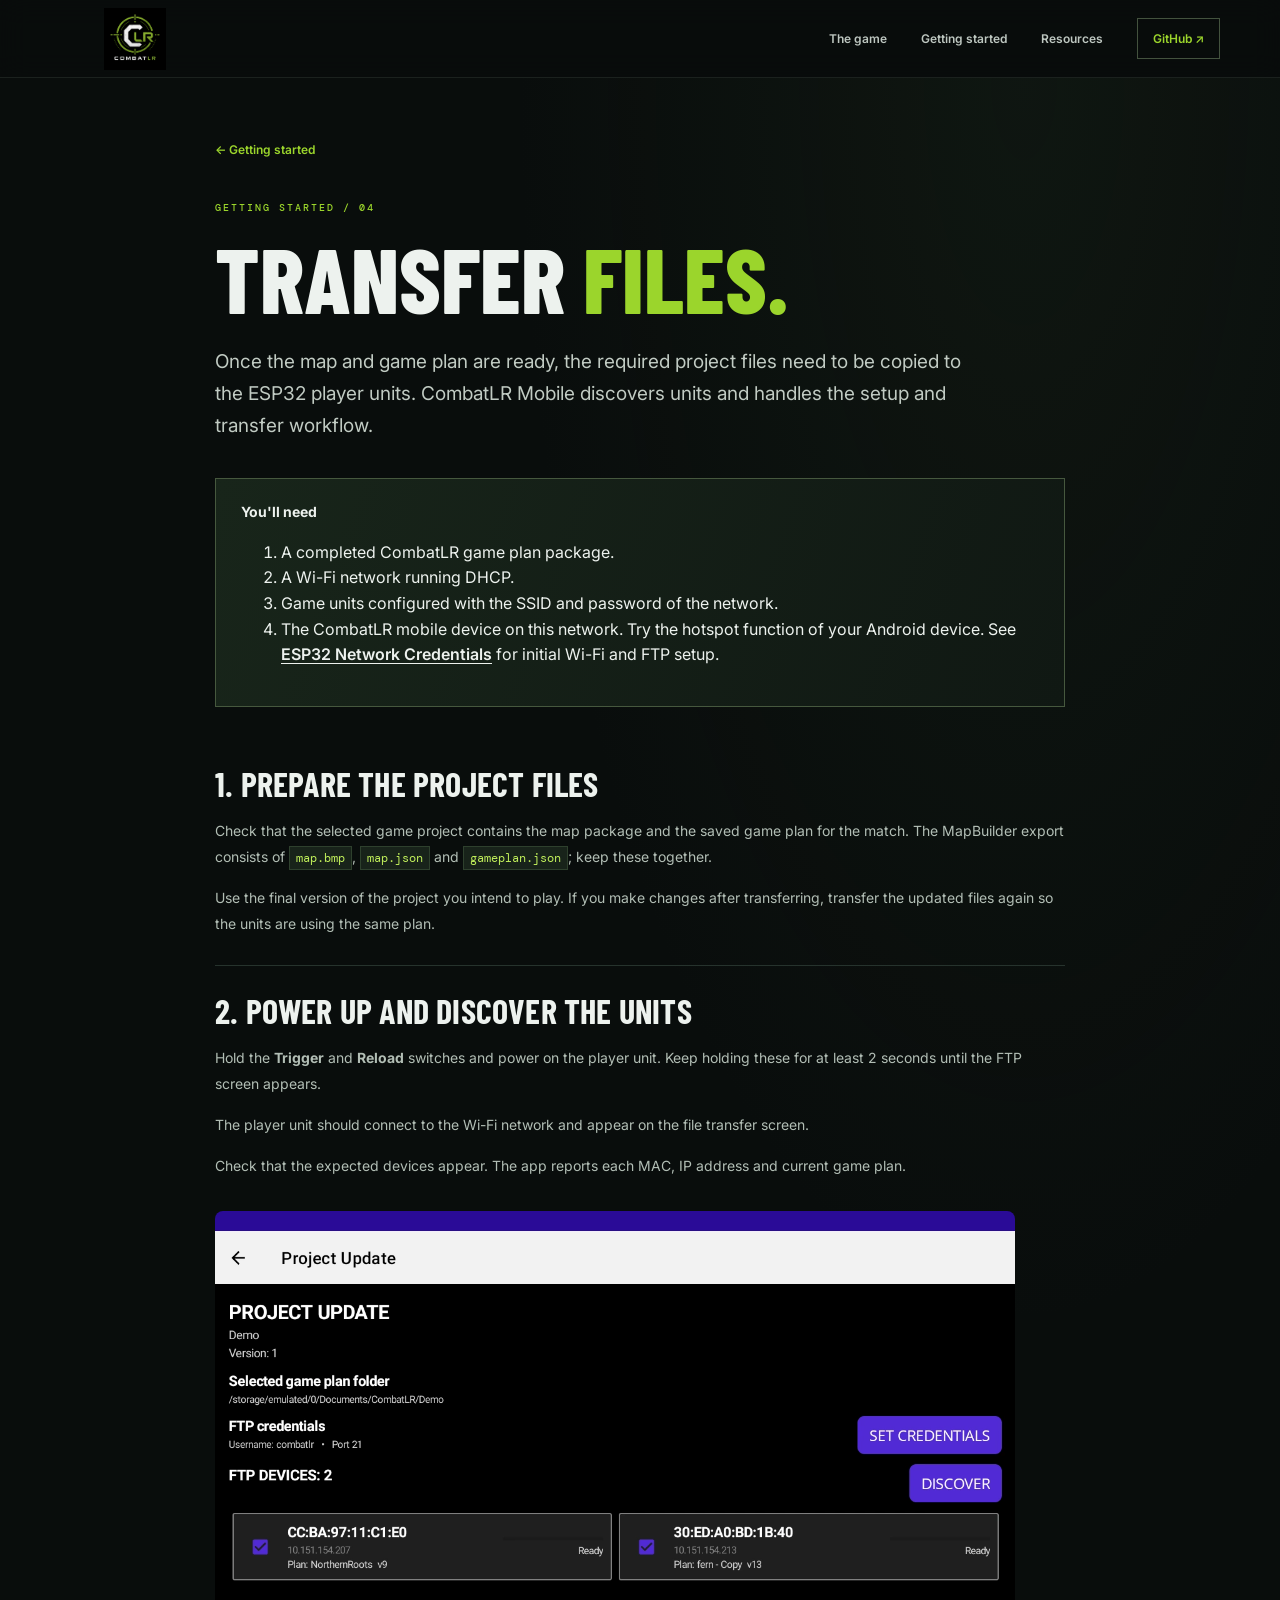
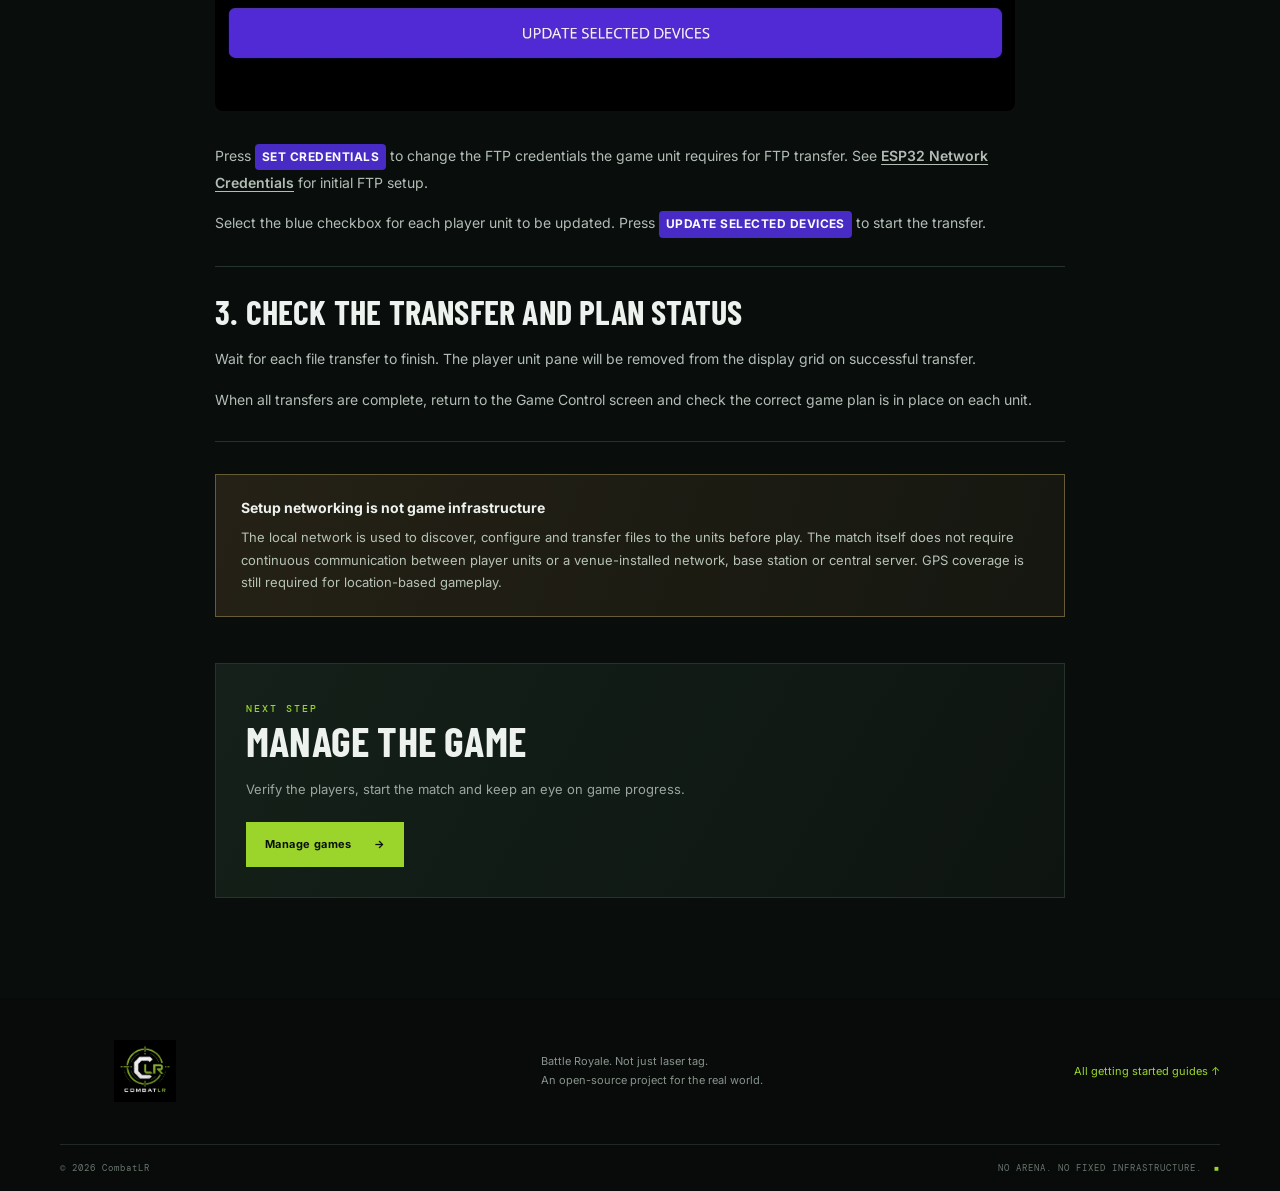
<file: guides/transfer-files.html>
<!doctype html>
<html lang="en">
<head>
<meta charset="utf-8"><meta name="viewport" content="width=device-width, initial-scale=1"><meta name="theme-color" content="#090d0c">
<meta name="description" content="Transfer CombatLR map and game plan files to ESP32 player units using CombatLR Mobile.">
<title>Transfer files — CombatLR Getting Started</title><link rel="icon" href="../assets/images/favicon.svg" type="image/svg+xml"><link rel="stylesheet" href="../css/style.css"><script src="../js/main.js" defer></script>
</head>
<body class="guide-page">
<header class="site-header"><div class="container nav-wrap"><a class="brand" href="../index.html"><img class="brand-logo" src="../assets/images/combatlr-logo.png" alt="CombatLR"></a><button class="menu-toggle" type="button" aria-expanded="false" aria-controls="site-nav" aria-label="Open navigation"><span></span><span></span><span></span></button><nav id="site-nav" class="site-nav" aria-label="Main navigation"><a href="../index.html#game">The game</a><a href="../index.html#getting-started">Getting started</a><a href="../index.html#resources">Resources</a><a class="nav-cta" href="https://github.com/tonygoacher/CombatLR" target="_blank" rel="noopener">GitHub ↗</a></nav></div></header>
<main id="main" class="guide-main"><div class="container guide-container">
<a class="guide-back" href="../index.html#getting-started">← Getting started</a><p class="eyebrow">GETTING STARTED / 04</p>
<h1>Transfer <span>files.</span></h1>
<p class="guide-intro">Once the map and game plan are ready, the required project files need to be copied to the ESP32 player units. CombatLR Mobile
     discovers units and handles the setup and transfer workflow.</p>

<div class="guide-callout"><strong>You'll need</strong><p> 
    <ol>
        <li>
           A completed CombatLR game plan package.
        </li>
        <li>
            A Wi-Fi network running DHCP.
        </li>
        <li>
            Game units configured with the SSID and password of the network.
        </li>
        <li>
            The CombatLR mobile device on this network. Try the hotspot function of your Android device. See <a class="guide-link" href="esp32-network-credentials.html">ESP32 Network Credentials</a> for initial Wi-Fi and FTP setup.
        </li>
    </ol>
</div>

<section class="guide-section">
    <h2>1. Prepare the project files</h2>
    <p>Check that the selected game project contains the map package and the saved game plan for the match. The MapBuilder
         export consists of <code>map.bmp</code>, <code>map.json</code> and <code>gameplan.json</code>; keep these together.</p><p>Use the final version 
            of the project you intend to play. If you make changes after transferring, transfer the updated files 
            again so the units are using the same plan.</p>
</section>

<section class="guide-section"><h2>2. Power up and discover the units</h2>
    <p>Hold the <strong>Trigger</strong> and <strong>Reload</strong> switches and power on the player unit. Keep holding these for at least 2 seconds until the FTP screen appears.</p>
    <p>The player unit should connect to the Wi-Fi network and appear on the file transfer screen.</p>
    <p>Check that the expected devices appear. The app reports each MAC, IP address and current game plan.</p>
 

    <figure class="guide-image">
        <img src="../assets/images/transfer-files/transfer.webp"
            alt="The file transfer screen.">
    </figure>
 
    <p>Press <span class="ui-button">SET CREDENTIALS</span> to change the FTP credentials the game unit requires for FTP transfer. See <a class="guide-link" href="esp32-network-credentials.html">ESP32 Network Credentials</a> for initial FTP setup.</p>
    <p>Select the blue checkbox for each player unit to be updated. Press <span class="ui-button">UPDATE SELECTED DEVICES</span> to start the transfer.</p>
</section>


<section class="guide-section">
    <h2>3. Check the transfer and plan status</h2>
    <p>Wait for each file transfer to finish. The player unit pane will be removed from the display grid on successful transfer.</p>

    <p>When all transfers are complete, return to the Game Control screen and check the correct game plan is in place on each unit.</p>
</section>

<div class="guide-callout guide-warning"><strong>Setup networking is not game infrastructure</strong><p>The local network is used to discover, configure and transfer files to the units before play. The match itself does not require continuous communication between player units or a venue-installed network, base station or central server. GPS coverage is still required for location-based gameplay.</p></div>
<div class="guide-next"><span class="eyebrow">NEXT STEP</span><h2>Manage the game</h2><p>Verify the players, start the match and keep an eye on game progress.</p><a class="button button-primary" href="manage-games.html">Manage games <span>→</span></a></div>
</div></main>
<footer class="site-footer"><div class="container footer-main"><a class="brand" href="../index.html"><img class="brand-logo" src="../assets/images/combatlr-logo.png" alt="CombatLR"></a><p>Battle Royale. Not just laser tag.<br>An open-source project for the real world.</p><a class="footer-link" href="../index.html#getting-started">All getting started guides ↑</a></div><div class="container footer-bottom"><span>© <span id="year"></span> CombatLR</span><span>NO ARENA. NO FIXED INFRASTRUCTURE. <b>■</b></span></div></footer>
</body></html>
</file>
<file: map-builder/map-builder.css>
:root{color-scheme:dark;--bg:#0b100e;--panel:#111915;--panel2:#151f19;--line:#29362d;--muted:#91a095;--text:#edf3ed;--green:#a4d64a;--green2:#c1e77b;--mono:'DM Mono',monospace;--display:'Barlow Condensed',sans-serif}*{box-sizing:border-box}body{margin:0;background:var(--bg);color:var(--text);font:14px Inter,system-ui,sans-serif}.topbar{height:76px;border-bottom:1px solid var(--line);display:flex;align-items:center;justify-content:space-between;padding:0 28px;background:#0e1511;position:relative;z-index:3}.brand{display:flex;align-items:center;gap:12px;text-decoration:none;color:var(--text);font:800 21px var(--display);letter-spacing:1px}.brand-mark{display:block;width:46px;height:46px;object-fit:contain;flex:0 0 auto}.brand .accent{color:var(--green)}.brand small{display:block;color:var(--muted);font:9px var(--mono);letter-spacing:2px;margin-top:1px}.top-actions{display:flex;gap:10px;align-items:center}.button{border:1px solid #465448;background:#17211a;color:#e5eee5;padding:11px 16px;border-radius:4px;font:600 11px Inter,sans-serif;letter-spacing:.04em;cursor:pointer;text-align:center}.button:hover:not(:disabled){border-color:var(--green);color:var(--green2)}.button.primary{background:var(--green);border-color:var(--green);color:#10170d}.button.primary:hover:not(:disabled){background:var(--green2)}.button:disabled{opacity:.35;cursor:not-allowed}.app-shell{height:calc(100vh - 76px);min-height:650px;display:grid;grid-template-columns:390px minmax(0,1fr)}.sidebar{overflow:auto;border-right:1px solid var(--line);background:#0e1511}.panel{padding:22px 22px 20px;border-bottom:1px solid var(--line)}.panel-heading{display:flex;gap:12px;align-items:center;margin-bottom:17px}.step{width:29px;height:29px;display:grid;place-items:center;border:1px solid #50633e;color:var(--green);font:11px var(--mono)}h2{font:700 24px/.95 var(--display);text-transform:uppercase;letter-spacing:.3px;margin:0 0 5px}.panel-heading p{font-size:11px;color:var(--muted);margin:0}.drop-zone{border:1px dashed #50634e;background:#111b14;min-height:132px;display:flex;align-items:center;justify-content:center;flex-direction:column;gap:6px;text-align:center;cursor:pointer}.drop-zone.drag{border-color:var(--green);background:#1a2a18}.drop-icon{font-size:25px;color:var(--green);line-height:1}.drop-zone strong{font-size:12px}.drop-zone span,.drop-zone small{font-size:10px;color:var(--muted)}.drop-zone small{font:9px var(--mono);margin-top:5px}.info-line{font:10px var(--mono);color:var(--muted);margin-top:12px}.instructions{font-size:11px;color:#aab7ac;line-height:1.65;margin:-3px 0 15px}.point-list{display:grid;gap:7px}.point-row{display:grid;grid-template-columns:30px minmax(0,1fr) 34px;gap:9px;align-items:start;padding:10px;background:#111914;border:1px solid var(--line);border-radius:3px}.point-row.active{border-color:#6f9148;background:#172219}.point-marker{width:27px;height:27px;display:grid;place-items:center;background:#263529;color:#b9c9b8;font:700 12px var(--mono);border-radius:50%}.point-row.active .point-marker,.point-row.complete .point-marker{background:var(--green);color:#14200e}.point-fields strong{font-size:10px;display:block;margin:0 0 7px}.point-fields>div{display:grid;grid-template-columns:1fr 1fr;gap:5px}.point-fields input{width:100%;min-width:0;padding:7px 6px;background:#090f0b;border:1px solid #344136;border-radius:2px;color:var(--text);font:10px var(--mono)}input:focus{outline:1px solid var(--green);border-color:var(--green)}.point-fields small{display:block;color:#819184;font:9px var(--mono);margin-top:6px}.point-state{font:8px var(--mono);color:#7f8d80;text-align:right;padding-top:8px}.point-row.active .point-state{color:var(--green)}.point-row.complete .point-state{color:var(--green)}.status-note{margin-top:12px;padding:9px 10px;background:#101812;border-left:2px solid #536548;color:#9eac9f;font-size:10px;line-height:1.5}.status-note.good{border-color:var(--green);color:#c5dfab}.status-note.error{border-color:#c77b55;color:#e5a68a}.metric-grid{display:grid;grid-template-columns:1fr 1fr;gap:8px}.metric{padding:11px;background:#111914;border:1px solid var(--line)}.metric span{display:block;color:#849386;font:8px var(--mono);letter-spacing:.8px;margin-bottom:7px}.metric strong{font:12px var(--mono);color:var(--green2)}.zoom-controls{display:flex;align-items:center;gap:8px;margin-top:14px;color:var(--muted);font-size:10px}.zoom-controls span{margin-right:auto}.zoom-controls button{width:27px;height:25px;border:1px solid var(--line);background:#18221b;color:var(--text);cursor:pointer}.zoom-controls button:hover{border-color:var(--green)}.zoom-controls #fit-map{width:auto;padding:0 8px;font:9px var(--mono)}.zoom-controls strong{min-width:42px;text-align:center;font:10px var(--mono);color:var(--text)}.output-panel{padding-bottom:24px}.output-file{display:flex;align-items:center;gap:10px;padding:10px 0;border-top:1px solid #263229}.file-icon{width:36px;height:30px;display:grid;place-items:center;background:#293b2b;color:var(--green2);font:9px var(--mono)}.file-icon.json{background:#28383c;color:#9dcbd0}.output-file strong,.output-file small{display:block}.output-file strong{font-size:11px}.output-file small{font:9px var(--mono);color:var(--muted);margin-top:3px}.file-check{margin-left:auto;color:var(--green)}.full{width:100%;margin-top:13px}.privacy-note{font-size:9px;line-height:1.55;color:#819084;margin:12px 0 0}.workspace{min-width:0;min-height:0;display:flex;flex-direction:column;background:#090e0b}.workspace-toolbar,.workspace-footer{height:48px;flex:0 0 48px;display:flex;align-items:center;justify-content:space-between;padding:0 20px;border-bottom:1px solid var(--line);background:#0e1511}.workspace-toolbar>div{display:flex;align-items:center;gap:10px}.workspace-toolbar strong{font:10px var(--mono);letter-spacing:1px}.workspace-toolbar span:not(.live-dot){font:9px var(--mono);color:#819084}.live-dot{width:6px;height:6px;border-radius:50%;background:var(--green);box-shadow:0 0 9px #a4d64a77}.workspace-toolbar .hint{font:8px var(--mono);letter-spacing:.8px;color:#7f8c81}.viewport{flex:1;min-height:0;overflow:auto;position:relative;display:flex;align-items:flex-start;justify-content:flex-start;background-color:#0a100c;background-image:linear-gradient(45deg,#111a14 25%,transparent 25%),linear-gradient(-45deg,#111a14 25%,transparent 25%),linear-gradient(45deg,transparent 75%,#111a14 75%),linear-gradient(-45deg,transparent 75%,#111a14 75%);background-size:28px 28px;background-position:0 0,0 14px,14px -14px,-14px 0}.empty-state{max-width:420px;padding:30px;text-align:center}.empty-map{font-size:50px;color:var(--green);margin-bottom:15px}.empty-state h1{font:700 34px var(--display);text-transform:uppercase;margin:0 0 10px}.empty-state p{font-size:12px;color:var(--muted);line-height:1.7;margin:0 auto 22px}.map-stage{position:relative;flex:none;margin:24px;transform-origin:center center;box-shadow:0 15px 50px #0009}.map-stage canvas{display:block;max-width:none}.overlay{position:absolute;inset:0;pointer-events:none}.viewport.panning,.viewport.panning *{cursor:grabbing!important}.crop-box{position:absolute;border:2px solid #a4e65b;box-shadow:0 0 0 99999px #050a0780;cursor:move;pointer-events:auto;touch-action:none}.crop-label{position:absolute;left:0;top:0;transform:translateY(-100%);padding:5px 8px;background:#a4d64a;color:#14200e;font:9px var(--mono);white-space:nowrap}.resize-handle{position:absolute;width:17px;height:17px;right:-8px;bottom:-8px;border:2px solid #15200e;background:var(--green);cursor:nwse-resize}.reference-line{position:absolute;height:2px;background:#ff6969;transform-origin:0 50%;pointer-events:none}.reference-marker{position:absolute;width:36px;height:36px;transform:translate(-50%,-50%);pointer-events:none;filter:drop-shadow(0 1px 2px #000)}.reference-marker:after{content:"";position:absolute;inset:0;background:linear-gradient(to right,transparent calc(50% - 1px),#fff calc(50% - 1px),#fff calc(50% + 1px),transparent calc(50% + 1px)),linear-gradient(to bottom,transparent calc(50% - 1px),#fff calc(50% - 1px),#fff calc(50% + 1px),transparent calc(50% + 1px));-webkit-mask:radial-gradient(circle 4px at center,transparent 98%,#000 100%);mask:radial-gradient(circle 4px at center,transparent 98%,#000 100%)}.reference-marker:before{content:"";position:absolute;inset:7px;border:2px solid #fff;border-radius:50%;box-shadow:0 0 0 1px #172018}.reference-marker span{position:absolute;top:-5px;right:-7px;min-width:15px;height:15px;padding:0 3px;display:grid;place-items:center;border:1px solid #fff;border-radius:8px;background:#172018;color:#fff;font:700 9px var(--mono);line-height:1;box-shadow:0 1px 3px #000;z-index:1}.workspace-footer{height:34px;flex-basis:34px;border-top:1px solid var(--line);border-bottom:0;color:#879589;font:9px var(--mono)}.toast{position:fixed;bottom:50px;left:50%;transform:translate(-50%,20px);opacity:0;pointer-events:none;padding:12px 18px;background:#d5edb3;color:#14200e;font-size:12px;font-weight:600;border-radius:4px;box-shadow:0 8px 25px #0008;transition:.2s;z-index:5}.toast.show{opacity:1;transform:translate(-50%,0)}[hidden]{display:none!important}@media(max-width:1000px){.app-shell{grid-template-columns:340px minmax(0,1fr)}.sidebar .panel{padding:17px}.topbar{padding:0 17px}}@media(max-width:760px){.topbar{height:auto;min-height:70px;align-items:flex-start;gap:12px;padding:13px;flex-direction:column}.top-actions{width:100%;flex-wrap:wrap}.top-actions .button{flex:1;padding:10px 7px}.app-shell{height:auto;min-height:0;display:flex;flex-direction:column}.sidebar{order:2;overflow:visible;border-right:0}.workspace{order:1;height:65vh;min-height:420px}.workspace-toolbar .hint{display:none}.panel{padding:20px!important}.viewport{min-height:0}.workspace-footer{font-size:8px;padding:0 10px}}
</file>
<file: css/style.css>
@import url('https://fonts.googleapis.com/css2?family=Barlow+Condensed:wght@500;600;700;800;900&family=DM+Mono:wght@400;500&family=Inter:wght@400;500;600;700&display=swap');

:root{--bg:#090d0c;--panel:#101715;--panel2:#141d19;--line:#26332d;--muted:#9aa79f;--text:#edf2ee;--green:#9bd52c;--green2:#c1f05b;--max:1160px}
*{box-sizing:border-box}html{scroll-behavior:smooth;scroll-padding-top:86px}body{margin:0;background:var(--bg);color:var(--text);font-family:Inter,Arial,sans-serif;line-height:1.6}a{color:inherit;text-decoration:none}.container{width:min(var(--max),calc(100% - 48px));margin-inline:auto}.skip-link{position:absolute;left:-999px;top:10px;background:var(--green);color:#0b100a;padding:10px;z-index:99}.skip-link:focus{left:10px}.site-header{height:78px;position:sticky;top:0;z-index:20;background:rgba(9,13,12,.92);backdrop-filter:blur(14px);border-bottom:1px solid rgba(151,180,158,.13)}.nav-wrap{height:100%;display:flex;align-items:center;justify-content:space-between}.brand{display:inline-flex;align-items:center;gap:11px}.brand-mark{width:38px;height:38px;border:1px solid #526b42;border-radius:50%;display:grid;place-items:center;position:relative;font-family:'Barlow Condensed',sans-serif;font-size:22px;font-weight:900;letter-spacing:-3px;color:white;box-shadow:0 0 18px #9bd52c18}.brand-mark:before,.brand-mark:after{content:"";position:absolute;background:var(--green);opacity:.8}.brand-mark:before{width:1px;height:46px}.brand-mark:after{height:1px;width:46px}.brand-mark span,.brand-mark b{position:relative;z-index:1}.brand-mark b{color:var(--green);font-size:18px}.brand-word{font-family:'Barlow Condensed',sans-serif;font-weight:900;font-size:21px;letter-spacing:2px}.brand-word span{color:var(--green)}.site-nav{display:flex;align-items:center;gap:34px;font-size:12px;font-weight:600;color:#bdc7c0}.site-nav a:hover,.footer-link:hover{color:var(--green)}.site-nav .nav-cta{border:1px solid #43523e;padding:10px 15px;color:var(--green)}.menu-toggle{display:none;background:none;border:0;padding:8px}.menu-toggle span{display:block;width:23px;height:2px;background:var(--text);margin:5px}
.hero{min-height:650px;position:relative;overflow:hidden;display:flex;align-items:center;border-bottom:1px solid var(--line);background:radial-gradient(ellipse at 78% 45%,#273a292e,transparent 42%),linear-gradient(110deg,#090d0c 15%,#0c120f 70%,#101912)}.hero-grid{position:absolute;inset:0;background-image:linear-gradient(#82917b0c 1px,transparent 1px),linear-gradient(90deg,#82917b0c 1px,transparent 1px);background-size:52px 52px;mask-image:linear-gradient(90deg,transparent,#000 45%,#000)}.hero-content{position:relative;z-index:2;padding-block:100px}.eyebrow{font:500 10px 'DM Mono',monospace;letter-spacing:2px;color:var(--green);margin:0 0 20px}.status-dot,.release-state i{display:inline-block;width:7px;height:7px;background:var(--green);border-radius:50%;margin-right:9px;box-shadow:0 0 10px #9bd52c80}.hero h1,h2,h3{font-family:'Barlow Condensed',Impact,sans-serif;text-transform:uppercase;line-height:.94;margin:0;font-weight:800;letter-spacing:.2px}.hero h1{font-size:clamp(64px,9vw,112px);max-width:700px}.hero h1 span,h2 span{color:var(--green)}.hero-lead{max-width:550px;color:#b4c0b8;font-size:16px;line-height:1.8;margin:28px 0 32px}.hero-actions{display:flex;gap:13px;flex-wrap:wrap}.button{display:inline-flex;align-items:center;gap:22px;padding:14px 19px;font-size:11px;font-weight:700;letter-spacing:.4px;transition:.2s}.button-primary{background:var(--green);color:#0b1009}.button-primary:hover{background:var(--green2);transform:translateY(-2px)}.button-quiet{border:1px solid #47564b;color:#d9e0db}.button-quiet:hover{border-color:var(--green);color:var(--green)}.hero-foot{display:flex;align-items:center;gap:15px;margin-top:78px;color:#87948a;font:10px 'DM Mono',monospace;letter-spacing:1px}.hero-foot i{height:3px;width:3px;background:var(--green);border-radius:50%}.hero-reticle{position:absolute;right:9%;top:50%;transform:translateY(-50%);width:min(37vw,430px);aspect-ratio:1;border:1px solid #a4d66d20;border-radius:50%;display:grid;place-items:center;box-shadow:0 0 0 38px #a4d66d08,0 0 0 78px #a4d66d05}.hero-reticle:before,.hero-reticle:after{content:"";position:absolute;background:#9bd52c45}.hero-reticle:before{width:1px;height:130%}.hero-reticle:after{height:1px;width:130%}.hero-reticle span{width:65%;height:65%;border:1px dashed #9bd52c55;border-radius:50%}.hero-reticle b{position:absolute;width:14px;height:14px;border:2px solid var(--green);border-radius:50%;box-shadow:0 0 18px var(--green)}.hero-reticle i{position:absolute;width:5px;height:5px;background:var(--green);border-radius:50%;top:22%;right:27%;box-shadow:0 0 15px var(--green)}
.section{padding:110px 0}.intro-layout{display:grid;grid-template-columns:1fr 1.15fr;gap:100px;align-items:end}.section h2{font-size:clamp(48px,6vw,72px)}.intro-copy{max-width:580px;color:var(--muted);font-size:14px}.intro-copy .large-copy{font-size:20px;line-height:1.55;color:#e2e9e3;margin:0 0 20px}.feature-grid{display:grid;grid-template-columns:repeat(3,1fr);gap:14px;margin-top:75px}.feature-card{position:relative;min-height:225px;padding:28px;border:1px solid var(--line);background:linear-gradient(145deg,#121a16,#0d1310)}.feature-index{position:absolute;right:24px;top:24px;color:#637166;font:11px 'DM Mono',monospace}.feature-icon{font-size:26px;color:var(--green);margin-bottom:22px}.feature-card h3,.architecture-card h3,.tool-card h3{font-size:25px;margin-bottom:10px}.feature-card p,.architecture-card p,.tool-card p{color:var(--muted);font-size:12px;line-height:1.8;margin:0}
.architecture{background:#0d1310;border-block:1px solid var(--line)}.section-heading{display:flex;justify-content:space-between;align-items:end;gap:50px;margin-bottom:55px}.section-heading>p{max-width:390px;color:var(--muted);font-size:13px;margin:0 0 5px}.architecture-flow{display:grid;grid-template-columns:1fr 30px 1fr 30px 1fr;gap:16px;align-items:center}.architecture-card{border:1px solid var(--line);background:#101815;padding:25px;min-height:300px}.arch-top{display:flex;justify-content:space-between;color:#8d9b90;font:11px 'DM Mono',monospace}.arch-tag{color:var(--green);font-size:9px;letter-spacing:1px}.arch-symbol{height:110px;display:grid;place-items:center;position:relative;color:var(--green)}.map-symbol:before,.map-symbol:after{content:"";position:absolute;width:100px;height:65px;border:1px solid #789c5a55;border-radius:45% 55% 38% 62%;transform:rotate(-20deg)}.map-symbol:after{width:75px;height:45px;transform:rotate(25deg)}.map-symbol span,.map-symbol i,.map-symbol b{position:absolute;width:7px;height:7px;background:var(--green);border-radius:50%;z-index:1}.map-symbol span{left:39%;top:35%}.map-symbol i{right:34%;top:57%}.map-symbol b{left:53%;bottom:25%}.phone-symbol span{width:47px;height:78px;border:2px solid var(--green);border-radius:7px}.phone-symbol i{position:absolute;width:22px;height:3px;background:var(--green);bottom:26px}.unit-symbol span{width:92px;height:55px;border:1px solid var(--green);border-radius:8px;transform:skew(-8deg)}.unit-symbol i{position:absolute;width:30px;height:30px;border:1px solid var(--green);border-radius:50%}.unit-symbol b{position:absolute;width:5px;height:5px;background:var(--green);border-radius:50%;margin:0 0 0 58px}.flow-link{color:var(--green);text-align:center;font-size:20px}
.tools{background:var(--bg)}.tool-grid{display:grid;grid-template-columns:repeat(3,1fr);gap:16px}.tool-card{border:1px solid var(--line);background:#101715}.tool-art{height:180px;position:relative;overflow:hidden;background:#141f19;border-bottom:1px solid var(--line)}.topo-art{background-color:#111b15;background-image:repeating-radial-gradient(ellipse at 45% 60%,transparent 0 16px,#8eb95d22 17px 18px,#8eb95d08 19px 20px)}.crosshair{position:absolute;left:50%;top:50%;transform:translate(-50%,-50%);width:70px;height:70px;border:1px solid var(--green);border-radius:50%;display:grid;place-items:center;color:var(--green);font-size:30px;box-shadow:0 0 30px #9bd52c20}.map-pin{position:absolute;top:27%;right:29%;color:var(--green);font-size:22px}.gps-art{display:grid;place-items:center;background:radial-gradient(circle,#223b2b,#101915 65%)}.radar{position:relative;width:130px;height:130px;border:1px solid #9bd52c77;border-radius:50%;background:linear-gradient(transparent 49.5%,#9bd52c33 50%,transparent 50.5%),linear-gradient(90deg,transparent 49.5%,#9bd52c33 50%,transparent 50.5%),repeating-radial-gradient(circle,transparent 0 31px,#9bd52c33 32px 33px)}.radar:after{content:"";position:absolute;inset:0;border-radius:50%;background:conic-gradient(from 0deg,transparent 0 75%,#9bd52c22 100%)}.radar i,.radar b,.radar span{position:absolute;width:6px;height:6px;background:var(--green);border-radius:50%;z-index:1;box-shadow:0 0 10px var(--green)}.radar i{top:27%;left:55%}.radar b{top:57%;left:28%}.radar span{top:68%;right:24%}.mobile-art{display:grid;place-items:center;background:linear-gradient(135deg,#18241b,#101715)}.phone-frame{height:140px;width:75px;border:2px solid #9bd52c;border-radius:12px;position:relative;box-shadow:0 0 25px #9bd52c16}.phone-frame:before{content:"";position:absolute;left:9px;right:9px;top:18px;height:55px;border:1px solid #9bd52c66;background:repeating-linear-gradient(135deg,transparent 0 8px,#9bd52c20 9px 10px)}.phone-frame span{position:absolute;top:7px;left:30px;width:13px;height:3px;background:#9bd52c;border-radius:5px}.phone-frame i,.phone-frame b{position:absolute;left:10px;right:10px;height:7px;border:1px solid #9bd52c66;bottom:43px}.phone-frame b{bottom:28px}.tool-card-body{padding:26px}.tool-card-body .eyebrow{font-size:9px;margin-bottom:10px}.tool-card h3{font-size:29px}.text-link{display:inline-flex;gap:18px;color:var(--green);font-size:11px;font-weight:700;margin-top:22px}.text-link:hover{color:var(--green2)}
.downloads{background:#0d1310;border-block:1px solid var(--line)}.download-layout{display:grid;grid-template-columns:.8fr 1.2fr;gap:80px;align-items:start}.download-layout h2{font-size:58px}.download-intro{max-width:300px;color:var(--muted);font-size:13px;margin-top:24px}.release-panel{border:1px solid var(--line);background:#101715}.release-header{padding:17px 20px;border-bottom:1px solid var(--line);display:flex;justify-content:space-between;gap:15px;font:10px 'DM Mono',monospace;letter-spacing:1px;color:#c6d0c8}.release-state{font-size:9px;color:#a0ad9f}.release-state i{width:6px;height:6px;margin-right:6px}.release-empty{display:flex;gap:20px;align-items:center;padding:30px 24px}.empty-icon{width:45px;height:45px;border:1px solid #516345;color:var(--green);display:grid;place-items:center;font-size:23px}.release-empty h3{font-size:22px}.release-empty p{color:var(--muted);font-size:12px;margin:7px 0 0}.checksum-note{border-top:1px solid var(--line);padding:17px 20px;margin:0;color:#849187;font-size:10px;line-height:1.7}.checksum-note strong{color:#c9d5cb}
.cta-band{padding:65px 0;background:linear-gradient(100deg,#1a2a1c,#101b14);border-bottom:1px solid #30412d}.cta-inner{display:flex;justify-content:space-between;align-items:center;gap:35px}.cta-inner .eyebrow{margin-bottom:12px}.cta-inner h2{font-size:43px}.cta-inner p:last-child{color:#aab8ac;font-size:12px;margin:10px 0 0}.site-footer{background:#080b0a}.footer-main{display:flex;align-items:center;justify-content:space-between;padding-block:42px}.footer-main>p{font-size:11px;color:#87948b;line-height:1.8}.footer-link{font-size:11px;color:var(--green)}.footer-bottom{border-top:1px solid #202a24;padding-block:17px;display:flex;justify-content:space-between;color:#69766d;font:9px 'DM Mono',monospace;letter-spacing:1px}.footer-bottom b{color:var(--green);font-size:8px;margin-left:6px}
@media(max-width:850px){.site-nav{gap:18px}.hero-reticle{right:-9%;opacity:.55}.intro-layout{gap:45px}.architecture-flow{grid-template-columns:1fr;gap:10px}.flow-link{transform:rotate(90deg)}.architecture-card{min-height:260px}.arch-symbol{height:90px}.download-layout{gap:35px}}
@media(max-width:650px){.container{width:min(100% - 36px,var(--max))}.site-header{height:68px}.menu-toggle{display:block}.site-nav{display:none;position:absolute;top:68px;left:0;right:0;background:#0c120f;border-bottom:1px solid var(--line);padding:18px;flex-direction:column;align-items:stretch;gap:0}.site-nav.open{display:flex}.site-nav a{padding:13px 8px}.site-nav .nav-cta{margin-top:8px;text-align:center}.hero{min-height:620px}.hero-content{padding-block:85px}.hero h1{font-size:66px}.hero-lead{font-size:14px;max-width:420px}.hero-reticle{width:300px;right:-150px;top:60%;opacity:.35}.hero-foot{flex-wrap:wrap;margin-top:60px;gap:9px;font-size:8px}.section{padding:75px 0}.intro-layout,.download-layout{grid-template-columns:1fr;gap:25px}.section-heading{display:block}.section-heading>p{margin-top:22px}.feature-grid,.tool-grid{grid-template-columns:1fr}.feature-card{min-height:190px}.architecture-card{min-height:250px}.tool-art{height:160px}.download-layout h2{font-size:48px}.cta-inner{align-items:flex-start;flex-direction:column}.cta-inner h2{font-size:38px}.footer-main{align-items:flex-start;flex-direction:column;gap:20px}.footer-main>p{margin:0}.footer-bottom{font-size:8px}}
@media(prefers-reduced-motion:reduce){html{scroll-behavior:auto}*,*:before,*:after{transition:none!important}}

/* Official CombatLR artwork */
.brand-logo{display:block;width:150px;height:auto;max-height:62px;object-fit:contain}.hero-logo{position:absolute;z-index:1;right:7%;top:50%;transform:translateY(-50%);width:min(38vw,430px);height:auto;border-radius:18px;box-shadow:0 18px 70px #0009;border:1px solid #ffffff12}.footer-main .brand-logo{width:170px}
@media(max-width:850px){.hero-logo{right:-3%;width:38vw;opacity:.85}}
@media(max-width:650px){.brand-logo{width:126px;max-height:54px}.hero-logo{width:220px;right:-95px;top:62%;opacity:.32}.footer-main .brand-logo{width:150px}}


/* CombatLR controller hardware section */
.hardware{background:#0b100e;border-top:1px solid var(--line);border-bottom:1px solid var(--line)}.hardware-layout{display:grid;grid-template-columns:1.02fr .98fr;gap:clamp(36px,6vw,88px);align-items:center}.hardware-photo{position:relative;background:#080b0a;border:1px solid var(--line);padding:12px;border-radius:8px}.hardware-photo img{display:block;width:100%;height:auto;object-fit:cover;border-radius:3px}.photo-caption{display:block;padding:12px 4px 2px;color:var(--muted);font:11px var(--mono);letter-spacing:.12em}.hardware-copy h2{margin:0 0 22px}.hardware-features{list-style:none;padding:0;margin:28px 0 0;display:grid;grid-template-columns:1fr 1fr;gap:18px 24px}.hardware-features li{border-top:1px solid var(--line);padding-top:12px}.hardware-features strong{display:block;color:var(--text);font-size:15px;margin-bottom:5px}.hardware-features span{display:block;color:var(--muted);font-size:13px;line-height:1.55}@media(max-width:800px){.hardware-layout{grid-template-columns:1fr}.hardware-features{grid-template-columns:1fr 1fr}}@media(max-width:520px){.hardware-features{grid-template-columns:1fr}}

/* Mobile app screenshot */
.mobile-screenshot{display:grid;grid-template-columns:minmax(220px,.7fr) minmax(0,1.7fr);gap:42px;align-items:center;padding:32px;border:1px solid #343b32;background:#0d110f;border-radius:8px}
.mobile-screenshot-copy h2{font-family:'Barlow Condensed',sans-serif;font-size:clamp(2rem,3vw,3rem);text-transform:uppercase;margin:12px 0}
.mobile-screenshot-copy p:not(.eyebrow){color:#aeb5ac;line-height:1.7}
.mobile-screenshot figure{margin:0}
.mobile-screenshot img{display:block;width:100%;height:auto;border:1px solid #343b32;border-radius:4px}
.mobile-screenshot figcaption{font:11px 'DM Mono',monospace;color:#899187;text-transform:uppercase;letter-spacing:.08em;margin-top:10px}
@media(max-width:760px){.mobile-screenshot{grid-template-columns:1fr;gap:22px;padding:20px}}

/* Open project homepage refresh */
.open-hero{min-height:690px;background:radial-gradient(ellipse at 78% 45%,#354d2e45,transparent 43%),linear-gradient(110deg,#090d0c 12%,#0c120f 68%,#101912)}
.open-hero .hero-content{max-width:var(--max)}.open-hero h1{max-width:780px;font-size:clamp(58px,8.2vw,104px);letter-spacing:-1px}.open-hero h1 span{color:var(--green)}.open-hero .hero-logo{width:min(31vw,350px);right:5%;opacity:.92}
.hero-subhead{font-family:'Barlow Condensed',sans-serif;text-transform:uppercase;font-size:clamp(23px,3vw,34px);line-height:1.12;margin:24px 0 12px;color:#eaf1e9}.hero-subhead strong{color:var(--green);font-weight:700}.open-hero .hero-lead{max-width:620px;margin:16px 0 27px}.open-hero .hero-foot{margin-top:56px}
.infra-note{display:flex;gap:18px;align-items:flex-start;margin-top:32px;padding:22px 25px;border:1px solid #42523b;background:linear-gradient(110deg,#18251a,#101813)}.infra-note p{margin:0;color:#b6c3b7;font-size:13px;line-height:1.75}.infra-note strong{color:#eaf2e9}.infra-icon{flex:0 0 28px;width:28px;height:28px;border:1px solid var(--green);border-radius:50%;display:grid;place-items:center;color:var(--green);font-weight:700}
.resources{background:#0d1310;border-block:1px solid var(--line)}.resource-grid{display:grid;grid-template-columns:repeat(4,1fr);gap:14px}.resource-card{display:flex;flex-direction:column;min-height:280px;padding:25px;border:1px solid var(--line);background:linear-gradient(145deg,#121a16,#0d1310);transition:border-color .2s,transform .2s}.resource-card:hover{border-color:#789b4e;transform:translateY(-3px)}.resource-icon{display:grid;place-items:center;width:42px;height:42px;margin-bottom:24px;border:1px solid #526a42;color:var(--green);font-size:23px}.resource-kicker{font:10px 'DM Mono',monospace;letter-spacing:1.4px;color:var(--green);margin-bottom:10px}.resource-card h3{font-size:29px;margin:0 0 12px}.resource-card p{font-size:12px;line-height:1.75;color:var(--muted);margin:0 0 20px}.resource-link{margin-top:auto;color:var(--green);font-size:11px;font-weight:700}
.community{background:linear-gradient(110deg,#152219,#0c120f)}.community-inner{display:flex;align-items:center;justify-content:space-between;gap:50px}.community-inner>div{max-width:660px}.community-inner h2{font-size:clamp(44px,6vw,68px)}.community-inner p:not(.eyebrow){color:#aab8ac;font-size:14px;line-height:1.8;max-width:610px;margin-top:22px}
.hardware-visual{min-height:390px;display:grid;place-items:center;position:relative;overflow:hidden;border:1px solid var(--line);background:radial-gradient(ellipse at center,#233725,#0b100e 68%);border-radius:8px}.hardware-chip{width:min(72%,340px);aspect-ratio:1.35;border:2px solid #87b84a;border-radius:12px;background:linear-gradient(145deg,#1d3826,#102016);box-shadow:0 0 0 10px #8bbd4210,0 25px 70px #0009;display:flex;flex-direction:column;align-items:center;justify-content:center;gap:14px;position:relative}.hardware-chip:before,.hardware-chip:after{content:"";position:absolute;left:10%;right:10%;height:8px;background:repeating-linear-gradient(90deg,#a3c66a 0 3px,transparent 3px 17px);opacity:.8}.hardware-chip:before{top:-9px}.hardware-chip:after{bottom:-9px}.hardware-chip span{font:800 32px 'Barlow Condensed',sans-serif;letter-spacing:3px;color:#d8f0bd}.hardware-chip i{font:600 14px 'DM Mono',monospace;letter-spacing:2px;text-align:center;color:#a9c98b;font-style:normal}.hardware-chip b{font:9px 'DM Mono',monospace;letter-spacing:1px;color:#8da783}.hardware-caption{position:absolute;bottom:18px;left:20px;right:20px;text-align:center;font:9px 'DM Mono',monospace;letter-spacing:1.5px;color:#8b9989}
@media(max-width:950px){.resource-grid{grid-template-columns:repeat(2,1fr)}.open-hero .hero-logo{right:-5%;opacity:.35}}
@media(max-width:650px){.open-hero{min-height:670px}.open-hero h1{font-size:clamp(52px,13vw,72px)}.open-hero .hero-logo{width:210px;right:-95px;top:68%;opacity:.22}.hero-subhead{font-size:25px}.open-hero .hero-foot{margin-top:42px}.infra-note{padding:18px}.resource-grid{grid-template-columns:1fr}.resource-card{min-height:230px}.community-inner{align-items:flex-start;flex-direction:column;gap:25px}.hardware-visual{min-height:300px}}
@media(prefers-reduced-motion:reduce){.resource-card{transition:none}}


/* Getting started guides */
.getting-started{background:#0b100e;border-block:1px solid var(--line)}
.guide-card-grid{display:grid;grid-template-columns:repeat(4,1fr);gap:14px}
.guide-card{position:relative;display:flex;flex-direction:column;min-height:285px;padding:24px;border:1px solid var(--line);background:linear-gradient(145deg,#141d18,#0d1310);transition:border-color .2s,transform .2s}
.guide-card:hover{border-color:#789b4e;transform:translateY(-3px)}
.guide-card-number{position:absolute;right:20px;top:18px;color:#758276;font:11px 'DM Mono',monospace}
.guide-card-icon{display:grid;place-items:center;width:42px;height:42px;margin-bottom:22px;border:1px solid #526a42;color:var(--green);font-size:23px}
.guide-card-kicker{font:9px 'DM Mono',monospace;letter-spacing:1.1px;color:var(--green);margin-bottom:10px}
.guide-card h3{font-size:28px;margin:0 0 12px}
.guide-card p{font-size:12px;line-height:1.75;color:var(--muted);margin:0 0 20px}
.guide-card-link{margin-top:auto;color:var(--green);font-size:11px;font-weight:700}
.guide-main{min-height:70vh;padding:58px 0 100px;background:radial-gradient(ellipse at 80% 0%,#26392335,transparent 35%),var(--bg)}
.guide-container{max-width:850px}
.guide-back{display:inline-block;color:var(--green);font-size:12px;font-weight:600;margin-bottom:42px}
.guide-container h1{font:800 clamp(58px,9vw,92px)/.95 'Barlow Condensed',Impact,sans-serif;text-transform:uppercase;margin:0 0 24px}
.guide-container h1 span{color:var(--green)}
.guide-intro{max-width:760px;color:#c1cbc3;font-size:19px;line-height:1.7;margin:0 0 36px}
.guide-callout{padding:22px 25px;margin:32px 0;border:1px solid #46583e;background:linear-gradient(110deg,#18251a,#101813)}
.guide-callout strong{display:block;color:#edf2ee;font-size:14px;margin-bottom:7px}
.guide-callout p{color:#b6c3b7;font-size:13px;line-height:1.75;margin:0}
.guide-warning{border-color:#655b35;background:linear-gradient(110deg,#252116,#151710)}
.guide-section{padding:28px 0;border-bottom:1px solid var(--line)}
.guide-section h2,.guide-next h2{font:700 34px/.98 'Barlow Condensed',Impact,sans-serif;text-transform:uppercase;margin:0 0 18px}
.guide-section p,.guide-section li{color:#b2beb5;font-size:14px;line-height:1.85}
.guide-section p{margin:0 0 15px}
.guide-section p:last-child{margin-bottom:0}
.guide-section ol,.guide-section ul{padding-left:22px;margin:12px 0 18px}
.guide-section li{padding-left:5px;margin:5px 0}
.guide-section code,.guide-file-list code{font:12px 'DM Mono',monospace;color:var(--green2);background:#18231a;padding:3px 6px;border:1px solid #2e402d}
.guide-file-list{list-style:none;padding:0!important;margin:16px 0!important}
.guide-file-list li{display:flex;align-items:center;gap:16px;padding:12px 14px;margin:0!important;border:1px solid var(--line);background:#101715}
.guide-file-list span{font-size:13px}
.guide-next{margin-top:46px;padding:30px;border:1px solid var(--line);background:linear-gradient(120deg,#142019,#0e1511)}
.guide-next .eyebrow{margin-bottom:12px}
.guide-next h2{font-size:42px}
.guide-next p{color:var(--muted);font-size:13px;margin:10px 0 22px}
@media(max-width:950px){.guide-card-grid{grid-template-columns:repeat(2,1fr)}}
@media(max-width:650px){.guide-card-grid{grid-template-columns:1fr}.guide-card{min-height:230px}.guide-main{padding-top:35px}.guide-back{margin-bottom:30px}.guide-intro{font-size:16px}.guide-section h2{font-size:30px}.guide-file-list li{align-items:flex-start;flex-direction:column;gap:8px}.guide-next{padding:22px}}
@media(prefers-reduced-motion:reduce){.guide-card{transition:none}}


.guide-image {
    margin: 2rem 0;
}

.guide-image img {
    display: block;
    width: 100%;
    max-width: 800px;
    height: auto;
    border-radius: 8px;
    border: 1px solid var(--border);
}

.guide-image figcaption {
    margin-top: 0.6rem;
    font-size: 0.85rem;
    color: var(--text-muted);
}

.ui-button {
    display: inline-block;
    padding: 2px 7px;
    border: 1px solid var(--border);
    border-radius: 4px;
    background: #472bc4;
    color: #fafbfe;
    font-size: 0.85em;
    font-weight: 700;
    letter-spacing: 0.04em;
}

.win-ui-button {
    display: inline-block;
    padding: 2px 7px;
    border: 1px solid var(--border);
    border-radius: 4px;
    background: #a5a4a6;
    color: #000000;
    font-size: 0.85em;
    font-weight: 700;
    letter-spacing: 0.04em;
}

.ui-pane-text {
    display: inline-block;
    padding: 2px 7px;
    border: 1px solid var(--border);
    border-radius: 4px;
    background: #000000;
    color: #ffffff;
    font-size: 0.85em;
    font-weight: 700;
    letter-spacing: 0.04em;
}

.guide-image-portrait {
    margin: 2rem 0;
}

.guide-image-portrait img {
    display: block;
    width: 100%;
    max-width: 30%;
    height: auto;
    border-radius: 8px;
    border: 1px solid var(--border);
}

.guide-link {
    color: var(--accent);
    text-decoration: underline;
    text-underline-offset: 3px;
    font-weight: 600;
}

.guide-link:hover {
    text-decoration: none;
}

.pickup-icon {
    width: 32px;
    height: 32px;
    object-fit: contain;
    flex-shrink: 0;
}


.guide-table.two-column li {
    display: grid;
    grid-template-columns: 25% minmax(0, 1fr);
    gap: 1rem;
    align-items: start;
}

.guide-table.two-column li span {
    min-width: 0;
}

.guide-table th {
    text-align: left;
    font-weight: 700;
    padding: 10px;
    border-bottom: 2px solid var(--border);
}

.guide-table td {
    padding: 10px;
    vertical-align: top;
    border-bottom: 1px solid var(--border);
}

.tool-card-image {
    height: 160px;
    flex: 0 0 160px;  /* Add this line */
    display: flex;
    align-items: center;
    justify-content: center;
}

.tool-card-image .guide-image {
    width: 100%;
    height: 100%;
    margin: 0;
    display: flex;
    align-items: center;
    justify-content: center;
}

.tool-card-image img {
    max-width: 100%;
    max-height: 100%;
    width: auto;
    height: auto;
    object-fit: contain;
}

.tool-card-body {
    flex: 1;
}

.hardware-image {
    background: #e8f3e9;
    border: 1px solid #b5d6b8;
    border-radius: 12px;
    padding: 12px;
    margin: 1.5rem 0;
    display: flex;
    justify-content: center;
    align-items: center;
}

.hardware-image img {
    max-width: 100%;
    height: auto;
    display: block;
    border-radius: 6px;
}

/* Landing page system image gallery */
.hero-gallery {
    position: absolute;
    z-index: 2;
    right: 5%;
    bottom: 34px;
    width: min(42vw, 470px);
    display: grid;
    grid-template-columns: repeat(3, minmax(0, 1fr));
    gap: 10px;
}

.hero-gallery figure {
    min-width: 0;
    margin: 0;
    padding: 7px;
    border: 1px solid var(--line);
    border-radius: 7px;
    background: rgba(16, 23, 21, .92);
}

.hero-gallery img {
    display: block;
    width: 100%;
    aspect-ratio: 4 / 3;
    object-fit: contain;
    border-radius: 3px;
}

.hero-gallery figcaption {
    margin-top: 6px;
    color: var(--muted);
    font: 9px 'DM Mono', monospace;
    letter-spacing: .08em;
    text-align: center;
}

@media(max-width:950px) {
    .hero-gallery {
        right: 24px;
        width: min(46vw, 390px);
    }
}

@media(max-width:650px) {
    .hero-gallery {
        position: relative;
        right: auto;
        bottom: auto;
        width: 100%;
        max-width: 500px;
        margin: 12px auto 28px;
        padding-inline: 18px;
        gap: 7px;
    }

    .hero-gallery figure {
        padding: 5px;
    }

    .hero-gallery figcaption {
        font-size: 8px;
    }
}


/* Stack the hero logo and product screenshots in one aligned column */
.open-hero .hero-visual {
    position: absolute;
    z-index: 2;
    top: 50%;
    right: 5%;
    transform: translateY(-50%);
    width: min(31vw, 350px);
    display: flex;
    flex-direction: column;
    align-items: stretch;
    gap: 12px;
}

.open-hero .hero-logo {
    position: static;
    display: block;
    transform: none;
    width: 100%;
    max-width: none;
    height: auto;
    opacity: 1;
}

.open-hero .hero-gallery {
    position: static;
    width: 100%;
    display: flex;
    flex-direction: column;
    gap: 8px;
}

.open-hero .hero-gallery figure {
    display: flex;
    align-items: center;
    gap: 10px;
    padding: 5px 8px;
}

.open-hero .hero-gallery img {
    width: 100%;
    height: 99px;
    aspect-ratio: auto;
    object-fit: contain;
}

.open-hero .hero-gallery figcaption {
    flex: 0 0 82px;
    margin: 0;
    text-align: left;
    font-size: 8px;
}

@media(max-width:950px) {
    .open-hero .hero-visual {
        right: 24px;
        width: min(35vw, 310px);
    }
}

@media(max-width:650px) {
    .open-hero .hero-visual {
        position: relative;
        top: auto;
        right: auto;
        transform: none;
        width: min(100% - 36px, 350px);
        margin: 0 auto 35px;
    }

    .open-hero .hero-gallery img {
        height: 88px;
    }
}


/* News and development updates */
.news{background:#0b100e;border-block:1px solid var(--line)}
.news-feature{display:grid;grid-template-columns:115px minmax(0,1fr);gap:34px;padding:34px;border:1px solid #3b4b35;background:linear-gradient(115deg,#152019,#101715)}
.news-date{display:flex;flex-direction:column;align-items:flex-start;gap:4px;padding-top:5px;color:var(--green);font-family:'DM Mono',monospace}
.news-date span:first-child{font:700 54px/.9 'Barlow Condensed',sans-serif}
.news-date span:last-child{font-size:10px;letter-spacing:1.5px}
.news-kicker{font:10px 'DM Mono',monospace;letter-spacing:1.5px;color:var(--green);margin:0 0 12px}
.news-content h3{font-size:clamp(38px,5vw,54px);margin:0 0 17px}
.news-content>p:not(.news-kicker){max-width:790px;color:var(--muted);font-size:13px;line-height:1.85;margin:0 0 14px}
.news-content>p.news-lead{color:#e2e9e3;font-size:19px;line-height:1.55}
.news-actions{display:flex;gap:26px;flex-wrap:wrap;margin-top:22px}
.news-actions .text-link{margin-top:0}
@media(max-width:650px){.news-feature{grid-template-columns:1fr;gap:18px;padding:22px}.news-date{flex-direction:row;align-items:baseline;gap:10px}.news-date span:first-child{font-size:38px}.news-content>p.news-lead{font-size:17px}}
</file>
